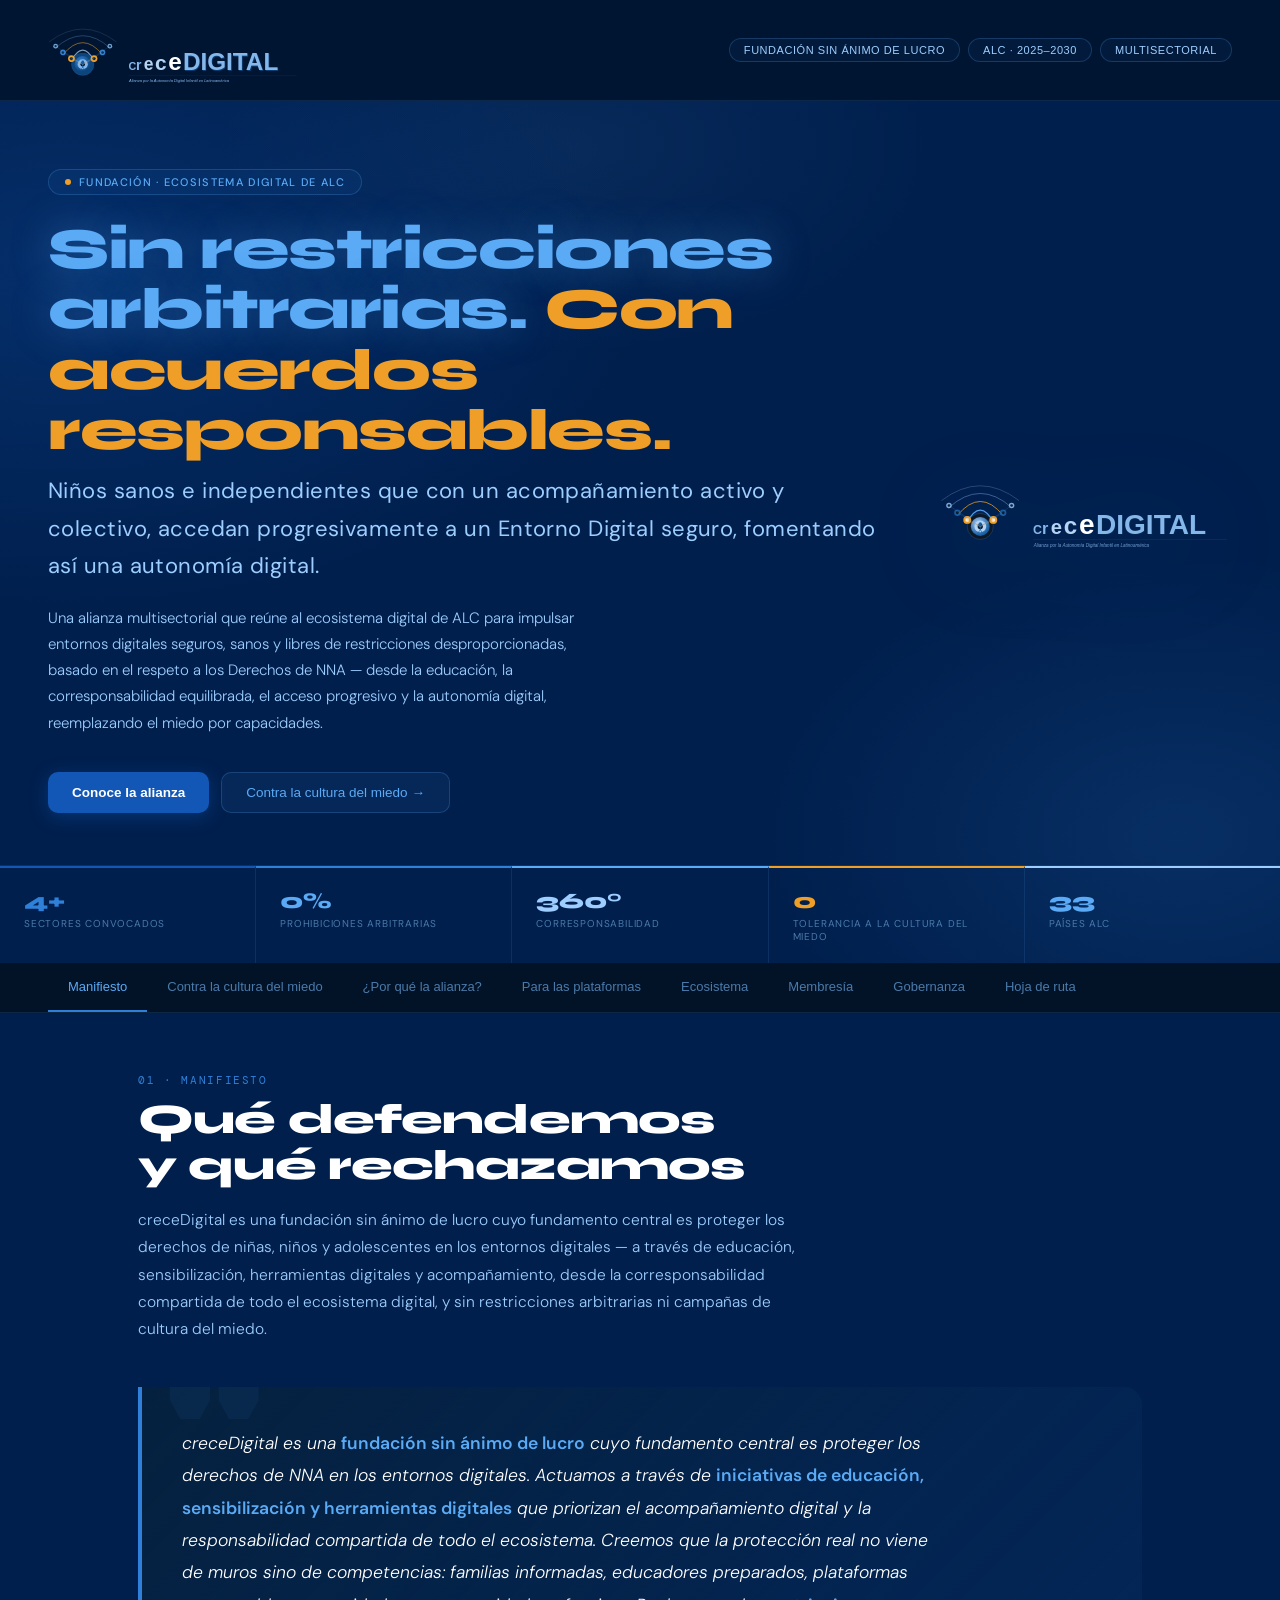
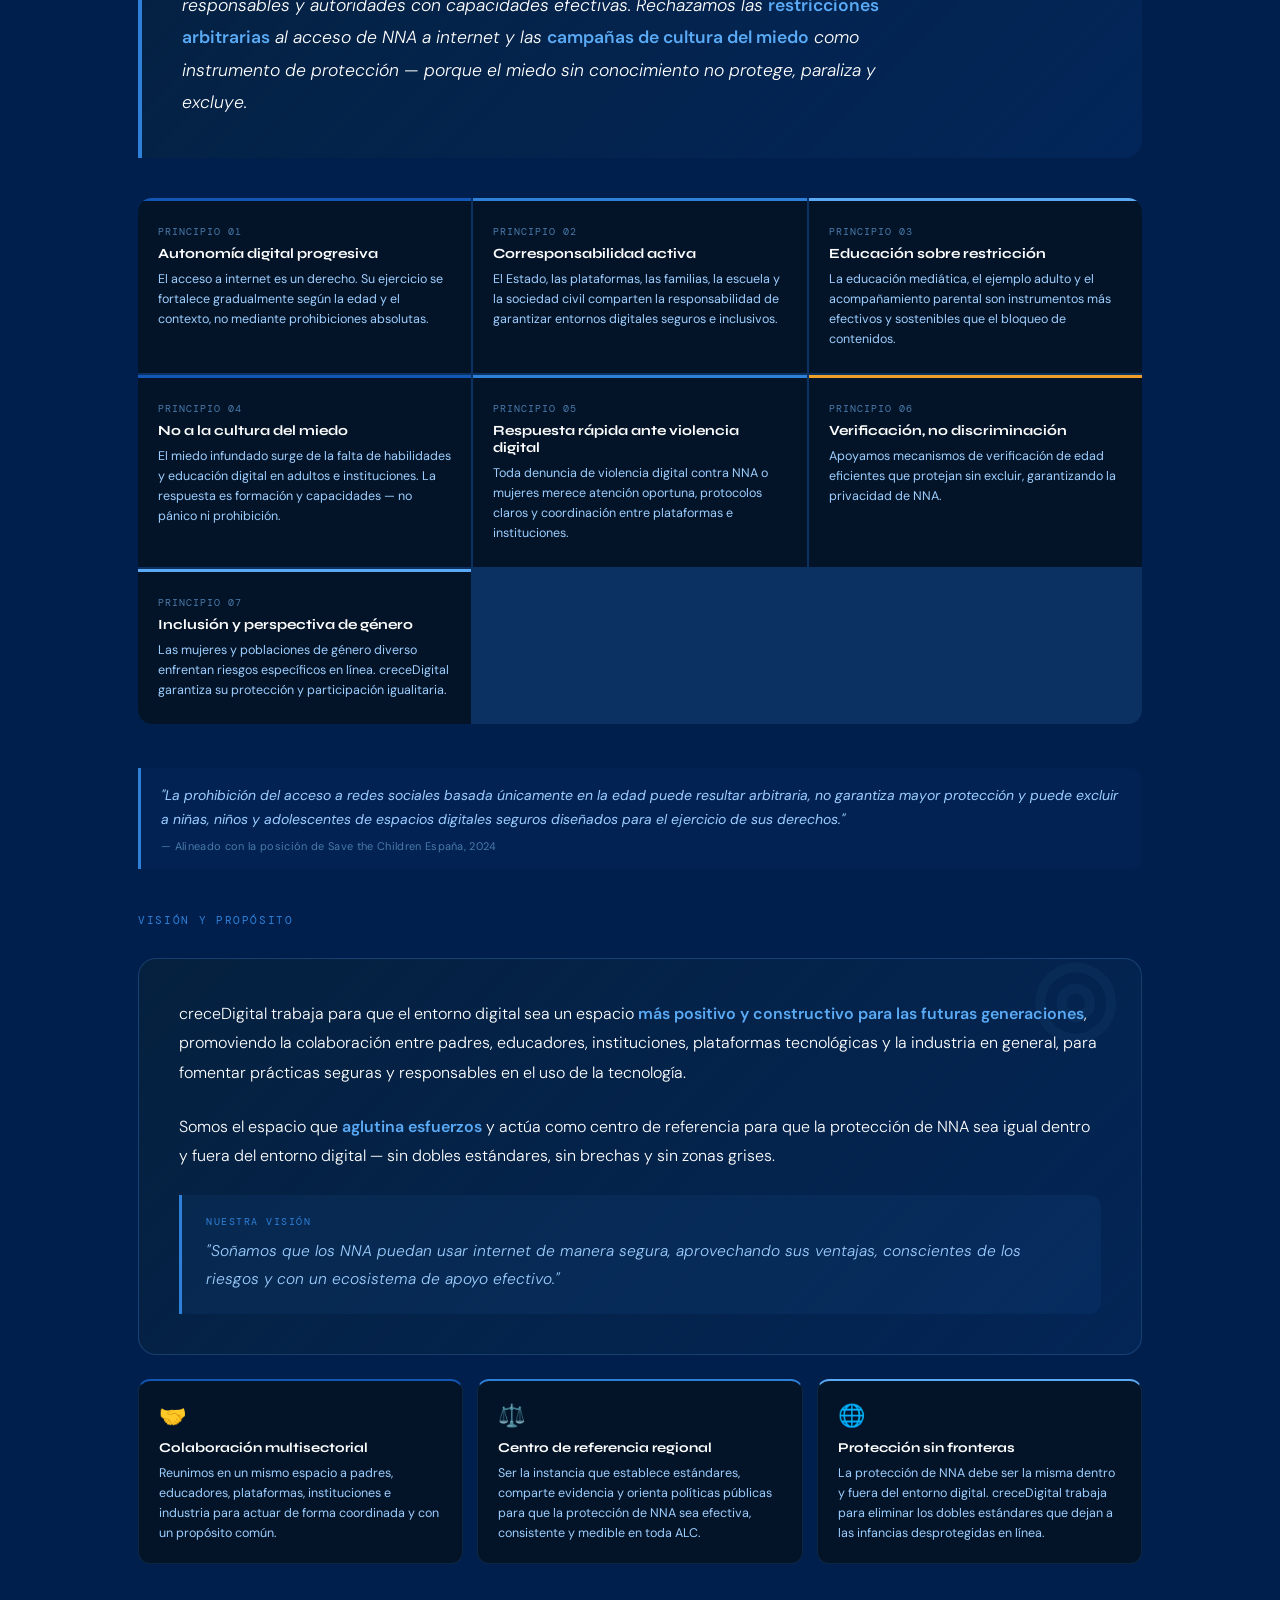
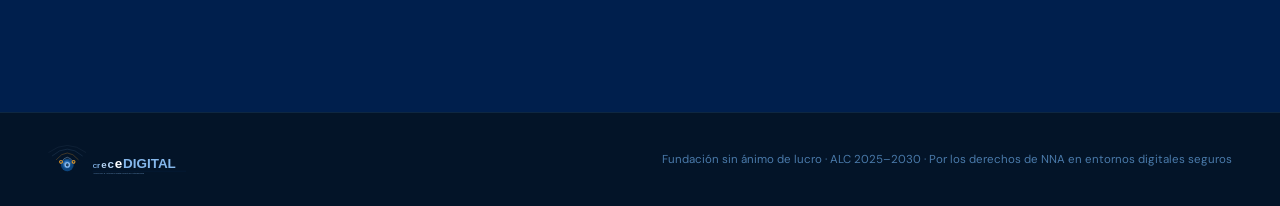
<file: index.html>
<!DOCTYPE html>
<html lang="es">
<head>
  <meta charset="UTF-8">
  <meta name="viewport" content="width=device-width, initial-scale=1.0">
  <meta name="description" content="creceDigital — Fundación sin ánimo de lucro por los derechos de NNA en entornos digitales seguros. Alianza multisectorial de ALC contra restricciones arbitrarias y la cultura del miedo digital.">
  <meta name="keywords" content="creceDigital, NNA, entornos digitales, autonomía digital, derechos infancia, protección digital, ALC, Latinoamérica">
  <meta property="og:title" content="creceDigital — Alianza por la Autonomía Digital Infantil">
  <meta property="og:description" content="Fundación sin ánimo de lucro que protege los derechos de NNA en entornos digitales a través de educación, acompañamiento y corresponsabilidad.">
  <meta property="og:type" content="website">
  <title>creceDigital — Alianza por la Autonomía Digital Infantil en ALC</title>
  <link rel="preconnect" href="https://fonts.googleapis.com">
  <link rel="preconnect" href="https://fonts.gstatic.com" crossorigin>
  <link href="https://fonts.googleapis.com/css2?family=Syne:wght@400;600;700;800&family=DM+Sans:ital,wght@0,300;0,400;0,500;1,300&family=DM+Mono:wght@400;500&display=swap" rel="stylesheet">
  <link rel="stylesheet" href="css/styles.css">
</head>

<body>

<!-- ── TOPBAR ──────────────────────────────── -->
<header class="topbar">
  <div class="logo-svg-wrap" onclick="window.scrollTo({top:0,behavior:'smooth'})">
    <!-- Logo creceDigital — versión negativa adaptada para topbar oscuro -->
    <!-- viewBox recortado al contenido: símbolo + wordmark + tagline -->
    <svg xmlns="http://www.w3.org/2000/svg" viewBox="25 130 890 255" style="height:72px;width:auto;">
      <defs>
        <radialGradient id="lg-nucleo" cx="40%" cy="35%" r="60%">
          <stop offset="0%" stop-color="#378ADD"/>
          <stop offset="100%" stop-color="#0C447C"/>
        </radialGradient>
      </defs>

      <!-- ── Ondas -->
      <path d="M30,228 Q148,138 266,228" fill="none" stroke="#B5D4F4" stroke-width="1.5" stroke-linecap="round" opacity="0.3"/>
      <path d="M52,250 Q148,163 244,250" fill="none" stroke="#85B7EB" stroke-width="2.2" stroke-linecap="round" opacity="0.45"/>
      <path d="M78,274 Q148,188 218,274" fill="none" stroke="#EF9F27" stroke-width="3"   stroke-linecap="round" opacity="0.65"/>
      <path d="M106,298 Q148,218 190,298" fill="none" stroke="#B5D4F4" stroke-width="4"  stroke-linecap="round" opacity="0.7"/>

      <!-- ── Núcleo -->
      <circle cx="148" cy="308" r="40" fill="#0C447C" stroke="#378ADD" stroke-width="1" stroke-opacity="0.5"/>
      <circle cx="148" cy="308" r="29" fill="url(#lg-nucleo)"/>
      <circle cx="148" cy="308" r="18" fill="#85B7EB"/>
      <circle cx="148" cy="308" r="8"  fill="#031428"/>
      <circle cx="148" cy="300" r="5"  fill="#185FA5"/>
      <line x1="148" y1="305" x2="148" y2="318" stroke="#185FA5" stroke-width="2.5" stroke-linecap="round"/>
      <line x1="148" y1="310" x2="140" y2="304" stroke="#185FA5" stroke-width="2"   stroke-linecap="round"/>
      <line x1="148" y1="310" x2="156" y2="304" stroke="#185FA5" stroke-width="2"   stroke-linecap="round"/>
      <line x1="148" y1="318" x2="141" y2="328" stroke="#185FA5" stroke-width="2"   stroke-linecap="round"/>
      <line x1="148" y1="318" x2="155" y2="328" stroke="#185FA5" stroke-width="2"   stroke-linecap="round"/>

      <!-- ── Satélites -->
      <circle cx="108" cy="288" r="12" fill="#EF9F27"/><circle cx="108" cy="288" r="6" fill="#042C53"/>
      <circle cx="188" cy="288" r="12" fill="#EF9F27"/><circle cx="188" cy="288" r="6" fill="#042C53"/>
      <circle cx="78"  cy="266" r="10" fill="#378ADD" opacity="0.9"/><circle cx="78"  cy="266" r="4.5" fill="#042C53"/>
      <circle cx="218" cy="266" r="10" fill="#378ADD" opacity="0.9"/><circle cx="218" cy="266" r="4.5" fill="#042C53"/>
      <circle cx="52"  cy="244" r="8.5" fill="#85B7EB" opacity="0.85"/><circle cx="52" cy="244" r="4" fill="#042C53"/>
      <circle cx="244" cy="244" r="8.5" fill="#85B7EB" opacity="0.85"/><circle cx="244" cy="244" r="4" fill="#042C53"/>
      <line x1="148" y1="308" x2="108" y2="288" stroke="#EF9F27" stroke-width="1.6" opacity="0.65"/>
      <line x1="148" y1="308" x2="188" y2="288" stroke="#EF9F27" stroke-width="1.6" opacity="0.65"/>
      <line x1="148" y1="308" x2="78"  y2="266" stroke="#85B7EB" stroke-width="1.3" opacity="0.45"/>
      <line x1="148" y1="308" x2="218" y2="266" stroke="#85B7EB" stroke-width="1.3" opacity="0.45"/>
      <line x1="148" y1="308" x2="52"  y2="244" stroke="#B5D4F4" stroke-width="1"   opacity="0.35"/>
      <line x1="148" y1="308" x2="244" y2="244" stroke="#B5D4F4" stroke-width="1"   opacity="0.35"/>

      <!-- ── Crece escalonado -->
      <text x="310" y="330" font-family="'Helvetica Neue',Arial,sans-serif" font-weight="800" font-size="38" fill="#85B7EB">C</text>
      <text x="337" y="330" font-family="'Helvetica Neue',Arial,sans-serif" font-weight="800" font-size="50" fill="#85B7EB">r</text>
      <text x="364" y="330" font-family="'Helvetica Neue',Arial,sans-serif" font-weight="800" font-size="62" fill="#B5D4F4">e</text>
      <text x="404" y="330" font-family="'Helvetica Neue',Arial,sans-serif" font-weight="800" font-size="74" fill="#B5D4F4">c</text>
      <text x="451" y="330" font-family="'Helvetica Neue',Arial,sans-serif" font-weight="800" font-size="86" fill="white">e</text>

      <!-- ── DIGITAL negativo -->
      <text x="506" y="333" font-family="'Helvetica Neue',Arial,sans-serif" font-weight="900" font-size="86" fill="#0C447C" opacity="0.6">DIGITAL</text>
      <text x="505" y="332" font-family="'Helvetica Neue',Arial,sans-serif" font-weight="900" font-size="86" fill="#0C447C" opacity="0.65">DIGITAL</text>
      <text x="503" y="330" font-family="'Helvetica Neue',Arial,sans-serif" font-weight="900" font-size="86" fill="#85B7EB">DIGITAL</text>

      <!-- ── Separador y tagline -->
      <line x1="310" y1="348" x2="905" y2="348" stroke="#0C447C" stroke-width="0.8"/>
      <text x="312" y="370" font-family="'Helvetica Neue',Arial,sans-serif" font-size="14" fill="#85B7EB" font-style="italic">Alianza por la Autonomía Digital Infantil en Latinoamérica</text>
    </svg>
  </div>
  <div class="topbar-pills">
    <button class="pill">Fundación sin ánimo de lucro</button>
    <button class="pill">ALC · 2025–2030</button>
    <button class="pill">Multisectorial</button>
  </div>
</header>

<!-- ── HERO ──────────────────────────────────── -->
<section class="hero">
  <div class="hero-body">
    <div class="hero-text">
      <div class="eyebrow">
        <span class="eyebrow-dot"></span>
        Fundación · Ecosistema digital de ALC
      </div>
      <h1 class="hero-title">
        <span class="ht-glow">Sin restricciones</span><br>
        <span class="ht-glow">arbitrarias.</span>
        <span class="ht-gold"> Con acuerdos responsables.</span>
        <span class="ht-small">
          Niños sanos e independientes que con un acompañamiento activo y colectivo, accedan progresivamente a un Entorno Digital seguro, fomentando así una autonomía digital.
        </span>
      </h1>
      <p class="hero-sub">
        Una alianza multisectorial que reúne al ecosistema digital de ALC para impulsar entornos digitales seguros, sanos y libres de restricciones desproporcionadas, basado en el respeto a los Derechos de NNA — desde la educación, la corresponsabilidad equilibrada, el acceso progresivo y la autonomía digital, reemplazando el miedo por capacidades.
      </p>
      <div class="hero-cta-row">
        <button class="btn-primary" onclick="switchTab('manifiesto')">Conoce la alianza</button>
        <button class="btn-ghost"   onclick="switchTab('miedo')">Contra la cultura del miedo →</button>
      </div>
    </div>

    <div class="hero-logo-display">
      <!-- Logo creceDigital principal — versión sobre fondo oscuro -->
      <svg xmlns="http://www.w3.org/2000/svg" width="920" height="400" viewBox="0 0 920 400" style="max-width:300px;height:auto;">
        <defs>
          <radialGradient id="nucleo" cx="40%" cy="35%" r="60%">
            <stop offset="0%" stop-color="#B5D4F4"/>
            <stop offset="100%" stop-color="#185FA5"/>
          </radialGradient>
          <linearGradient id="cg" x1="0" y1="0" x2="1" y2="0">
            <stop offset="0%"   stop-color="#0C447C"/>
            <stop offset="100%" stop-color="#185FA5"/>
          </linearGradient>
        </defs>
        <rect width="920" height="400" fill="none"/>
        <!-- Ondas -->
        <path d="M30,228 Q148,138 266,228" fill="none" stroke="#B5D4F4" stroke-width="1.5" stroke-linecap="round" opacity="0.45"/>
        <path d="M52,250 Q148,163 244,250" fill="none" stroke="#85B7EB" stroke-width="2.2" stroke-linecap="round" opacity="0.6"/>
        <path d="M78,274 Q148,188 218,274" fill="none" stroke="#EF9F27" stroke-width="3"   stroke-linecap="round" opacity="0.78"/>
        <path d="M106,298 Q148,218 190,298" fill="none" stroke="#5AAAF5" stroke-width="4"  stroke-linecap="round" opacity="0.9"/>
        <!-- Núcleo -->
        <circle cx="148" cy="308" r="40" fill="#0b1827" stroke="#5AAAF5" stroke-width="1.2" stroke-opacity="0.5"/>
        <circle cx="148" cy="308" r="29" fill="url(#nucleo)"/>
        <circle cx="148" cy="308" r="18" fill="#B5D4F4"/>
        <circle cx="148" cy="308" r="8"  fill="#0b1827"/>
        <circle cx="148" cy="300" r="5"  fill="#185FA5"/>
        <line x1="148" y1="305" x2="148" y2="318" stroke="#185FA5" stroke-width="2.5" stroke-linecap="round"/>
        <line x1="148" y1="310" x2="140" y2="304" stroke="#185FA5" stroke-width="2"   stroke-linecap="round"/>
        <line x1="148" y1="310" x2="156" y2="304" stroke="#185FA5" stroke-width="2"   stroke-linecap="round"/>
        <line x1="148" y1="318" x2="141" y2="328" stroke="#185FA5" stroke-width="2"   stroke-linecap="round"/>
        <line x1="148" y1="318" x2="155" y2="328" stroke="#185FA5" stroke-width="2"   stroke-linecap="round"/>
        <!-- Satélites -->
        <circle cx="108" cy="288" r="12" fill="#EF9F27"/><circle cx="108" cy="288" r="6"  fill="#FAEEDA"/>
        <circle cx="188" cy="288" r="12" fill="#EF9F27"/><circle cx="188" cy="288" r="6"  fill="#FAEEDA"/>
        <circle cx="78"  cy="266" r="10" fill="#185FA5" opacity="0.9"/><circle cx="78"  cy="266" r="4.5" fill="#0b1827"/>
        <circle cx="218" cy="266" r="10" fill="#185FA5" opacity="0.9"/><circle cx="218" cy="266" r="4.5" fill="#0b1827"/>
        <circle cx="52"  cy="244" r="8.5" fill="#85B7EB" opacity="0.9"/><circle cx="52"  cy="244" r="4"  fill="#0b1827"/>
        <circle cx="244" cy="244" r="8.5" fill="#85B7EB" opacity="0.9"/><circle cx="244" cy="244" r="4"  fill="#0b1827"/>
        <line x1="148" y1="308" x2="108" y2="288" stroke="#EF9F27" stroke-width="1.6" opacity="0.7"/>
        <line x1="148" y1="308" x2="188" y2="288" stroke="#EF9F27" stroke-width="1.6" opacity="0.7"/>
        <line x1="148" y1="308" x2="78"  y2="266" stroke="#378ADD" stroke-width="1.3" opacity="0.55"/>
        <line x1="148" y1="308" x2="218" y2="266" stroke="#378ADD" stroke-width="1.3" opacity="0.55"/>
        <line x1="148" y1="308" x2="52"  y2="244" stroke="#85B7EB" stroke-width="1"   opacity="0.45"/>
        <line x1="148" y1="308" x2="244" y2="244" stroke="#85B7EB" stroke-width="1"   opacity="0.45"/>
        <!-- Crece escalonado — letras de tamaño creciente, misma baseline -->
        <text x="310" y="330" font-family="'Helvetica Neue',Arial,sans-serif" font-weight="800" font-size="38" fill="#85B7EB">C</text>
        <text x="337" y="330" font-family="'Helvetica Neue',Arial,sans-serif" font-weight="800" font-size="50" fill="#85B7EB">r</text>
        <text x="364" y="330" font-family="'Helvetica Neue',Arial,sans-serif" font-weight="800" font-size="62" fill="#B5D4F4">e</text>
        <text x="404" y="330" font-family="'Helvetica Neue',Arial,sans-serif" font-weight="800" font-size="74" fill="#B5D4F4">c</text>
        <text x="451" y="330" font-family="'Helvetica Neue',Arial,sans-serif" font-weight="800" font-size="86" fill="white">e</text>
        <!-- DIGITAL con sombra -->
        <text x="506" y="333" font-family="'Helvetica Neue',Arial,sans-serif" font-weight="900" font-size="86" fill="#042C53" opacity="0.5">DIGITAL</text>
        <text x="505" y="332" font-family="'Helvetica Neue',Arial,sans-serif" font-weight="900" font-size="86" fill="#042C53" opacity="0.55">DIGITAL</text>
        <text x="503" y="330" font-family="'Helvetica Neue',Arial,sans-serif" font-weight="900" font-size="86" fill="#85B7EB">DIGITAL</text>
        <!-- Tagline -->
        <line x1="310" y1="348" x2="905" y2="348" stroke="#378ADD" stroke-width="0.8" opacity="0.5"/>
        <text x="312" y="370" font-family="'Helvetica Neue',Arial,sans-serif" font-size="14" fill="#85B7EB" font-style="italic" opacity="0.85">Alianza por la Autonomía Digital Infantil en Latinoamérica</text>
      </svg>
    </div>
  </div>

  <div class="hero-stats">
    <div class="hero-stat hs-1"><div class="hero-stat-num">4+</div><div class="hero-stat-label">Sectores convocados</div></div>
    <div class="hero-stat hs-2"><div class="hero-stat-num">0%</div><div class="hero-stat-label">Prohibiciones arbitrarias</div></div>
    <div class="hero-stat hs-3"><div class="hero-stat-num">360°</div><div class="hero-stat-label">Corresponsabilidad</div></div>
    <div class="hero-stat hs-4"><div class="hero-stat-num">0</div><div class="hero-stat-label">Tolerancia a la cultura del miedo</div></div>
    <div class="hero-stat hs-5"><div class="hero-stat-num">33</div><div class="hero-stat-label">Países ALC</div></div>
  </div>
</section>

<!-- ── NAV ───────────────────────────────────── -->
<nav class="nav-strip" id="mainNav">
  <button class="nav-tab active" onclick="switchTab('manifiesto')">Manifiesto</button>
  <button class="nav-tab"        onclick="switchTab('miedo')">Contra la cultura del miedo</button>
  <button class="nav-tab"        onclick="switchTab('porque')">¿Por qué la alianza?</button>
  <button class="nav-tab"        onclick="switchTab('plataformas')">Para las plataformas</button>
  <button class="nav-tab"        onclick="switchTab('ecosistema')">Ecosistema</button>
  <button class="nav-tab"        onclick="switchTab('membresia')">Membresía</button>
  <button class="nav-tab"        onclick="switchTab('gobernanza')">Gobernanza</button>
  <button class="nav-tab"        onclick="switchTab('hoja')">Hoja de ruta</button>
</nav>

<!-- ══ 1. MANIFIESTO ══ -->
<div class="section active" id="tab-manifiesto">
  <div class="section-eyebrow">01 · Manifiesto</div>
  <h2 class="section-title">Qué defendemos<br>y qué rechazamos</h2>
  <p class="section-lead">creceDigital es una fundación sin ánimo de lucro cuyo fundamento central es proteger los derechos de niñas, niños y adolescentes en los entornos digitales — a través de educación, sensibilización, herramientas digitales y acompañamiento, desde la corresponsabilidad compartida de todo el ecosistema digital, y sin restricciones arbitrarias ni campañas de cultura del miedo.</p>

  <div class="manifesto-block">
    <p class="manifesto-text">creceDigital es una <strong>fundación sin ánimo de lucro</strong> cuyo fundamento central es proteger los derechos de NNA en los entornos digitales. Actuamos a través de <strong>iniciativas de educación, sensibilización y herramientas digitales</strong> que priorizan el acompañamiento digital y la responsabilidad compartida de todo el ecosistema. Creemos que la protección real no viene de muros sino de competencias: familias informadas, educadores preparados, plataformas responsables y autoridades con capacidades efectivas. Rechazamos las <strong>restricciones arbitrarias</strong> al acceso de NNA a internet y las <strong>campañas de cultura del miedo</strong> como instrumento de protección — porque el miedo sin conocimiento no protege, paraliza y excluye.</p>
  </div>

  <div class="pillars-row">
    <div class="pillar-cell"><div class="pillar-num">PRINCIPIO 01</div><div class="pillar-title">Autonomía digital progresiva</div><div class="pillar-body">El acceso a internet es un derecho. Su ejercicio se fortalece gradualmente según la edad y el contexto, no mediante prohibiciones absolutas.</div></div>
    <div class="pillar-cell"><div class="pillar-num">PRINCIPIO 02</div><div class="pillar-title">Corresponsabilidad activa</div><div class="pillar-body">El Estado, las plataformas, las familias, la escuela y la sociedad civil comparten la responsabilidad de garantizar entornos digitales seguros e inclusivos.</div></div>
    <div class="pillar-cell"><div class="pillar-num">PRINCIPIO 03</div><div class="pillar-title">Educación sobre restricción</div><div class="pillar-body">La educación mediática, el ejemplo adulto y el acompañamiento parental son instrumentos más efectivos y sostenibles que el bloqueo de contenidos.</div></div>
    <div class="pillar-cell"><div class="pillar-num">PRINCIPIO 04</div><div class="pillar-title">No a la cultura del miedo</div><div class="pillar-body">El miedo infundado surge de la falta de habilidades y educación digital en adultos e instituciones. La respuesta es formación y capacidades — no pánico ni prohibición.</div></div>
    <div class="pillar-cell"><div class="pillar-num">PRINCIPIO 05</div><div class="pillar-title">Respuesta rápida ante violencia digital</div><div class="pillar-body">Toda denuncia de violencia digital contra NNA o mujeres merece atención oportuna, protocolos claros y coordinación entre plataformas e instituciones.</div></div>
    <div class="pillar-cell"><div class="pillar-num">PRINCIPIO 06</div><div class="pillar-title">Verificación, no discriminación</div><div class="pillar-body">Apoyamos mecanismos de verificación de edad eficientes que protejan sin excluir, garantizando la privacidad de NNA.</div></div>
    <div class="pillar-cell"><div class="pillar-num">PRINCIPIO 07</div><div class="pillar-title">Inclusión y perspectiva de género</div><div class="pillar-body">Las mujeres y poblaciones de género diverso enfrentan riesgos específicos en línea. creceDigital garantiza su protección y participación igualitaria.</div></div>
  </div>

  <div class="pull-quote">
    <p>"La prohibición del acceso a redes sociales basada únicamente en la edad puede resultar arbitraria, no garantiza mayor protección y puede excluir a niñas, niños y adolescentes de espacios digitales seguros diseñados para el ejercicio de sus derechos."</p>
    <cite>— Alineado con la posición de Save the Children España, 2024</cite>
  </div>

  <!-- ── VISIÓN Y PROPÓSITO ── -->
  <div class="section-eyebrow" style="margin-top:44px;">Visión y propósito</div>
  <br>

  <div style="
    background: linear-gradient(135deg, var(--ink-mid) 0%, rgba(46,128,216,0.07) 100%);
    border: 1px solid var(--border-mid);
    border-radius: 18px;
    padding: 40px;
    margin-bottom: 24px;
    position: relative;
    overflow: hidden;
  ">
    <!-- Decorativo -->
    <div style="
      position:absolute; top:-10px; right:24px;
      font-size:100px; font-family:'Syne',sans-serif; font-weight:800;
      color:rgba(90,170,245,0.05); line-height:1; pointer-events:none;
    ">◎</div>

    <p style="font-size:16px; font-weight:300; color:var(--white); line-height:1.85; margin-bottom:24px; position:relative;">
      creceDigital trabaja para que el entorno digital sea un espacio <strong style="color:var(--b5); font-weight:600;">más positivo y constructivo para las futuras generaciones</strong>, promoviendo la colaboración entre padres, educadores, instituciones, plataformas tecnológicas y la industria en general, para fomentar prácticas seguras y responsables en el uso de la tecnología.
    </p>

    <p style="font-size:16px; font-weight:300; color:var(--white); line-height:1.85; margin-bottom:24px; position:relative;">
      Somos el espacio que <strong style="color:var(--b5); font-weight:600;">aglutina esfuerzos</strong> y actúa como centro de referencia para que la protección de NNA sea igual dentro y fuera del entorno digital — sin dobles estándares, sin brechas y sin zonas grises.
    </p>

    <!-- Visión en destacado -->
    <div style="
      background: rgba(24,95,165,0.12);
      border-left: 3px solid var(--b4);
      border-radius: 0 12px 12px 0;
      padding: 20px 24px;
      position: relative;
    ">
      <div style="font-family:'DM Mono',monospace; font-size:10px; color:var(--b4); letter-spacing:0.15em; text-transform:uppercase; margin-bottom:10px;">Nuestra visión</div>
      <p style="font-size:15.5px; font-style:italic; color:var(--b6); line-height:1.8; font-weight:300;">
        "Soñamos que los NNA puedan usar internet de manera segura, aprovechando sus ventajas, conscientes de los riesgos y con un ecosistema de apoyo efectivo."
      </p>
    </div>
  </div>

  <!-- Tres pilares de propósito -->
  <div style="display:grid; grid-template-columns:repeat(3,1fr); gap:14px; margin-bottom:8px;">
    <div style="background:var(--ink-soft); border:1px solid var(--border); border-top:2px solid var(--b3); border-radius:12px; padding:20px;">
      <div style="font-size:22px; margin-bottom:10px;">🤝</div>
      <div style="font-family:'Syne',sans-serif; font-weight:700; font-size:13.5px; margin-bottom:7px;">Colaboración multisectorial</div>
      <div style="font-size:12.5px; color:var(--b6); line-height:1.6;">Reunimos en un mismo espacio a padres, educadores, plataformas, instituciones e industria para actuar de forma coordinada y con un propósito común.</div>
    </div>
    <div style="background:var(--ink-soft); border:1px solid var(--border); border-top:2px solid var(--b4); border-radius:12px; padding:20px;">
      <div style="font-size:22px; margin-bottom:10px;">⚖️</div>
      <div style="font-family:'Syne',sans-serif; font-weight:700; font-size:13.5px; margin-bottom:7px;">Centro de referencia regional</div>
      <div style="font-size:12.5px; color:var(--b6); line-height:1.6;">Ser la instancia que establece estándares, comparte evidencia y orienta políticas públicas para que la protección de NNA sea efectiva, consistente y medible en toda ALC.</div>
    </div>
    <div style="background:var(--ink-soft); border:1px solid var(--border); border-top:2px solid var(--b5); border-radius:12px; padding:20px;">
      <div style="font-size:22px; margin-bottom:10px;">🌐</div>
      <div style="font-family:'Syne',sans-serif; font-weight:700; font-size:13.5px; margin-bottom:7px;">Protección sin fronteras</div>
      <div style="font-size:12.5px; color:var(--b6); line-height:1.6;">La protección de NNA debe ser la misma dentro y fuera del entorno digital. creceDigital trabaja para eliminar los dobles estándares que dejan a las infancias desprotegidas en línea.</div>
    </div>
  </div>
</div>

<!-- ══ 2. CONTRA LA CULTURA DEL MIEDO ══ -->
<div class="section" id="tab-miedo">
  <div class="section-eyebrow">02 · Posición de la alianza</div>
  <h2 class="section-title">No a la cultura<br>del miedo digital</h2>
  <p class="section-lead">
    La cultura del miedo frente al mundo digital no protege a nadie. Al contrario: paraliza a las familias, limita a los educadores, sobrecarga a las instituciones y termina dejando a NNA sin el acompañamiento que necesitan para navegar internet de forma segura.
  </p>

  <div class="fear-block">
    <div class="fear-block-title">¿De dónde viene la cultura del miedo?</div>
    <p class="fear-block-text">
      El miedo no surge de internet en sí mismo — surge de la <strong>brecha de capacidades</strong> entre lo que el mundo digital exige y lo que padres, educadores, cuidadores e instituciones saben hacer con él. Cuando un adulto no tiene herramientas para acompañar a un niño en línea, el miedo reemplaza al criterio. Cuando una institución no tiene capacidades para prevenir la violencia digital, la prohibición reemplaza a la acción efectiva. <strong>creceDigital propone llenar esa brecha con formación, no con muros.</strong>
    </p>
    <div class="fear-sources">
      <div class="fear-source">
        <div class="fear-source-icon">👨‍👩‍👧</div>
        <div class="fear-source-title">Padres, madres y cuidadores</div>
        <div class="fear-source-body">La falta de habilidades digitales en los adultos del hogar genera reacciones de miedo y control que impiden un acompañamiento informado y efectivo. La respuesta es formación parental accesible y práctica.</div>
      </div>
      <div class="fear-source">
        <div class="fear-source-icon">🏫</div>
        <div class="fear-source-title">Educadores y comunidades escolares</div>
        <div class="fear-source-body">Los docentes enfrentan el uso de tecnología en el aula sin suficiente formación en mediación digital, ciudadanía en línea o gestión de conflictos digitales. Sin herramientas, reaccionan con prohibición.</div>
      </div>
      <div class="fear-source">
        <div class="fear-source-icon">🏛️</div>
        <div class="fear-source-title">Estado e instituciones</div>
        <div class="fear-source-body">La falta de capacidades gubernamentales efectivas para prevenir y responder ante la violencia digital lleva a soluciones de fuerza bruta — bloqueos y prohibiciones — en lugar de políticas basadas en evidencia.</div>
      </div>
    </div>
  </div>

  <hr class="divider">

  <div class="section-eyebrow">Lo que propone creceDigital en lugar del miedo</div>
  <br>
  <div class="card-grid">
    <div class="card">
      <div class="card-icon ic-b3">🎓</div>
      <div class="card-title">Formación parental digital</div>
      <div class="card-body">Programas accesibles y prácticos para que padres, madres y cuidadores desarrollen las habilidades que necesitan para acompañar —no controlar— la vida digital de sus hijos.</div>
    </div>
    <div class="card">
      <div class="card-icon ic-b4">🏫</div>
      <div class="card-title">Docentes mediadores digitales</div>
      <div class="card-body">Formación docente continua en ciudadanía digital, mediación en conflictos en línea y alfabetización mediática, integrada en los sistemas de desarrollo profesional docente de la región.</div>
    </div>
    <div class="card">
      <div class="card-icon ic-b5">🛡️</div>
      <div class="card-title">Capacidades institucionales efectivas</div>
      <div class="card-body">Apoyo a los gobiernos para desarrollar capacidades reales de prevención y respuesta ante violencia digital: protocolos, rutas de atención, coordinación intersectorial y datos para la toma de decisiones.</div>
    </div>
    <div class="card">
      <div class="card-icon ic-gold">📊</div>
      <div class="card-title">Información basada en evidencia</div>
      <div class="card-body">Combatir el miedo con datos: la alianza promueve investigación rigurosa sobre el uso real de internet por parte de NNA en ALC para reemplazar percepciones de pánico con diagnósticos fundados.</div>
    </div>
    <div class="card">
      <div class="card-icon ic-b3">🤝</div>
      <div class="card-title">Comunidades de práctica</div>
      <div class="card-body">Redes de padres, docentes y cuidadores que comparten experiencias, estrategias y recursos para acompañar el uso digital de NNA desde el conocimiento y la confianza, no desde el miedo.</div>
    </div>
    <div class="card">
      <div class="card-icon ic-b4">🧒</div>
      <div class="card-title">NNA como agentes, no solo sujetos</div>
      <div class="card-body">Los niños, niñas y adolescentes tienen mucho que enseñar. La alianza promueve espacios donde NNA participan activamente en la educación de sus propias familias y comunidades sobre el mundo digital.</div>
    </div>
  </div>

  <div class="pull-quote pull-quote-gold">
    <p>"El miedo sin conocimiento no protege — paraliza. Cuando un adulto no tiene herramientas para acompañar a un niño en línea, la prohibición se convierte en el único recurso disponible. creceDigital existe para ampliar ese repertorio."</p>
    <cite>— Posición de creceDigital · Alianza por la Autonomía Digital Infantil en ALC</cite>
  </div>
</div>

<!-- ══ 3. ¿POR QUÉ? ══ -->
<div class="section" id="tab-porque">
  <div class="section-eyebrow">03 · Contexto</div>
  <h2 class="section-title">El problema que<br>creceDigital resuelve</h2>
  <p class="section-lead">En América Latina y el Caribe, el debate sobre protección digital de NNA se ha polarizado entre la prohibición total y la permisividad sin criterio. creceDigital existe para ofrecer una tercera vía: educación, acompañamiento, herramientas y corresponsabilidad del ecosistema digital.</p>

  <div class="contrast-box">
    <div class="contrast-no">
      <div class="contrast-label">✕ Lo que no funciona</div>
      <ul class="contrast-list">
        <li>Prohibiciones generales para menores de 16 años sin verificación eficiente</li>
        <li>Responsabilizar solo a las familias, ignorando a plataformas y al Estado</li>
        <li>Reaccionar con miedo y bloqueo ante el desconocimiento digital</li>
        <li>Regulaciones fragmentadas por país que generan inseguridad jurídica</li>
        <li>Respuesta lenta ante denuncias de violencia digital contra NNA y mujeres</li>
        <li>Excluir a adolescentes de espacios donde ejercen ciudadanía y aprenden</li>
      </ul>
    </div>
    <div class="contrast-yes">
      <div class="contrast-label">✓ Lo que sí funciona</div>
      <ul class="contrast-list">
        <li>Educación mediática desde la infancia, integrada al currículo escolar</li>
        <li>Acompañamiento parental informado — no control basado en el miedo</li>
        <li>Verificación de edad técnicamente sólida y respetuosa de la privacidad</li>
        <li>Plataformas con estándares de seguridad por defecto para NNA</li>
        <li>Protocolo de respuesta rápida ante violencia digital, coordinado entre sectores</li>
        <li>Autonomía digital progresiva: más libertad a medida que crecen las competencias</li>
      </ul>
    </div>
  </div>

  <hr class="divider">

  <div class="card-grid">
    <div class="card"><div class="card-icon ic-gold">⚠️</div><div class="card-title">Cultura del miedo</div><div class="card-body">El pánico ante internet sin herramientas de acción lleva a prohibiciones reactivas que no protegen y que desconectan a NNA del acompañamiento adulto que necesitan.</div></div>
    <div class="card"><div class="card-icon ic-b5">📊</div><div class="card-title">Brecha de evidencia</div><div class="card-body">Las iniciativas de protección de NNA rara vez se basan en datos reales sobre sus comportamientos digitales en la región. creceDigital genera y difunde esa evidencia.</div></div>
    <div class="card"><div class="card-icon ic-b3">🤝</div><div class="card-title">Desarticulación sectorial</div><div class="card-body">Plataformas, gobierno, escuelas y familias actúan en silos. creceDigital es el espacio de coordinación que falta para una protección efectiva y sostenida.</div></div>
    <div class="card"><div class="card-icon ic-b4">⚡</div><div class="card-title">Lentitud ante violencias digitales</div><div class="card-body">Los tiempos de respuesta ante violencia digital contra NNA y mujeres son inadmisiblemente largos. Se necesitan protocolos conjuntos, urgentes y efectivos.</div></div>
  </div>
</div>

<!-- ══ 4. PLATAFORMAS ══ -->
<div class="section" id="tab-plataformas">
  <div class="section-eyebrow">04 · Propuesta de valor para la industria</div>
  <h2 class="section-title">¿Por qué a Google, Meta,<br>TikTok o Amazon les importa?</h2>
  <p class="section-lead">Unirse a creceDigital no es solo una decisión de responsabilidad social. Es una decisión estratégica de largo plazo que protege sus operaciones, fortalece su legitimidad y les permite co-construir el marco regulatorio antes de que llegue impuesto.</p>

  <div class="platform-grid">
    <div class="platform-card"><div class="platform-card-header"><div class="platform-icon">⚖️</div><div class="platform-card-title">Influencia en la regulación</div></div><div class="platform-card-body">La presión legislativa por prohibir el acceso de menores a redes crece en toda la región. Las plataformas que participan en creceDigital co-construyen estándares razonables basados en evidencia, antes de recibir regulaciones técnicamente inviables o desproporcionadas.</div></div>
    <div class="platform-card"><div class="platform-card-header"><div class="platform-icon">🌎</div><div class="platform-card-title">Alternativa a la prohibición total</div></div><div class="platform-card-body">La alianza defiende explícitamente que las prohibiciones generales por edad no son la solución. Participar es la forma más eficaz de colocar alternativas reales sobre la mesa: verificación de edad, diseño seguro por defecto, educación digital.</div></div>
    <div class="platform-card"><div class="platform-card-header"><div class="platform-icon">🏆</div><div class="platform-card-title">Reputación y licencia social</div></div><div class="platform-card-body">Las plataformas que lideran iniciativas genuinas de protección infantil ganan confianza entre padres, educadores y reguladores. creceDigital ofrece una plataforma regional creíble para comunicar ese compromiso con hechos concretos.</div></div>
    <div class="platform-card"><div class="platform-card-header"><div class="platform-icon">🔬</div><div class="platform-card-title">Acceso a investigación regional</div></div><div class="platform-card-body">creceDigital genera estudios e informes sobre comportamientos digitales de NNA y mujeres en ALC. Los miembros acceden a esta evidencia para mejorar sus herramientas de protección y tomar decisiones de producto más informadas.</div></div>
    <div class="platform-card"><div class="platform-card-header"><div class="platform-icon">🚀</div><div class="platform-card-title">Certeza jurídica y armonización</div></div><div class="platform-card-body">Operar en 33 países con 33 marcos regulatorios distintos es costoso. creceDigital trabaja por la armonización de estándares regionales de protección digital, reduciendo la fragmentación normativa que afecta las decisiones de inversión.</div></div>
    <div class="platform-card"><div class="platform-card-header"><div class="platform-icon">💬</div><div class="platform-card-title">Gestión coordinada de denuncias</div></div><div class="platform-card-body">Las plataformas son el primer punto de contacto ante violencia digital. creceDigital ofrece un protocolo conjunto con el Estado y sociedad civil para la gestión rápida y eficaz de denuncias, reduciendo tiempos de respuesta y riesgos legales.</div></div>
  </div>
</div>

<!-- ══ 5. ECOSISTEMA ══ -->
<div class="section" id="tab-ecosistema">
  <div class="section-eyebrow">05 · Ecosistema de miembros</div>
  <h2 class="section-title">Quién conforma<br>creceDigital</h2>
  <p class="section-lead">Una coalición voluntaria donde el compromiso con los principios define la pertenencia — no el origen sectorial ni la geografía.</p>

  <div class="ecosystem-sectors">
    <div class="sector-card"><div class="sector-header"><div class="sector-emoji">🌐</div><div class="sector-title">Grandes plataformas tecnológicas</div></div><ul class="sector-orgs"><li>Google / YouTube</li><li>Meta (Facebook, Instagram, WhatsApp)</li><li>TikTok / ByteDance</li><li>Amazon (Prime Video, AWS)</li><li>Spotify, X, Snap, Discord</li><li>Plataformas regionales ALC</li></ul></div>
    <div class="sector-card"><div class="sector-header"><div class="sector-emoji">🏛️</div><div class="sector-title">Entidades gubernamentales</div></div><ul class="sector-orgs"><li>MinTIC Colombia</li><li>ICBF</li><li>Ministerio de Educación Nacional</li><li>Comisión de Regulación de Comunicaciones</li><li>Entidades TIC equivalentes en ALC</li><li>Defensorías del Pueblo</li></ul></div>
    <div class="sector-card"><div class="sector-header"><div class="sector-emoji">🏫</div><div class="sector-title">Academia y educación</div></div><ul class="sector-orgs"><li>Universidad Javeriana</li><li>Universidad de los Andes</li><li>UNAL, EAFIT, UTADEO</li><li>Colegios y redes educativas</li><li>Universidades públicas ALC</li><li>Centros de investigación en infancia digital</li></ul></div>
    <div class="sector-card"><div class="sector-header"><div class="sector-emoji">🤝</div><div class="sector-title">Sociedad civil y ONG</div></div><ul class="sector-orgs"><li>Karisma Foundation</li><li>Red PaPaz</li><li>Save the Children Colombia</li><li>UNICEF, OPS, OEI</li><li>Organizaciones de derechos digitales</li><li>Redes feministas y de género</li></ul></div>
    <div class="sector-card"><div class="sector-header"><div class="sector-emoji">📡</div><div class="sector-title">Operadores y proveedores</div></div><ul class="sector-orgs"><li>Claro, Movistar, Tigo</li><li>ETB, UNE, Wom</li><li>Proveedores de internet regionales</li><li>Empresas de ciberseguridad</li><li>Desarrolladores de apps educativas</li></ul></div>
    <div class="sector-card"><div class="sector-header"><div class="sector-emoji">👧</div><div class="sector-title">NNA y juventud organizada</div></div><ul class="sector-orgs"><li>Consejos de juventud municipales</li><li>Colectivos estudiantiles digitales</li><li>Redes de jóvenes periodistas</li><li>Grupos de NNA activistas digitales</li><li>Consejo Vinculante de Juventud e Infancia</li></ul></div>
  </div>
</div>

<!-- ══ 6. MEMBRESÍA ══ -->
<div class="section" id="tab-membresia">
  <div class="section-eyebrow">06 · Modelo de membresía</div>
  <h2 class="section-title">Cómo funciona<br>la adhesión</h2>
  <p class="section-lead">creceDigital es una fundación sin ánimo de lucro de carácter voluntario, abierta a cualquier organización comprometida con sus principios. Su modelo de membresía garantiza que ningún sector condicione la misión de la fundación: proteger los derechos de NNA en los entornos digitales.</p>

  <div class="tiers-grid">
    <div class="tier-card tier-1"><div class="tier-badge badge-founding">Fundador</div><div class="tier-name">Miembro Fundador</div><div class="tier-desc">Organizaciones que constituyen creceDigital desde su inicio y lideran su dirección estratégica con los mayores derechos de gobernanza.</div><ul class="tier-benefits"><li>Voto en la Asamblea General</li><li>Participación en el Consejo Directivo</li><li>Nombramiento en comités técnicos</li><li>Reconocimiento fundador permanente</li><li>Acceso prioritario a investigación</li></ul></div>
    <div class="tier-card tier-2"><div class="tier-badge badge-full">Pleno</div><div class="tier-name">Miembro Pleno</div><div class="tier-desc">Organizaciones que se adhieren formalmente, suscribiendo la carta de principios y asumiendo compromisos verificables.</div><ul class="tier-benefits"><li>Voto en la Asamblea General</li><li>Participación en comités técnicos</li><li>Acceso completo a recursos y redes</li><li>Sello de membresía activa</li></ul></div>
    <div class="tier-card tier-3"><div class="tier-badge badge-associate">Asociado</div><div class="tier-name">Miembro Asociado</div><div class="tier-desc">Organizaciones que apoyan los principios y contribuyen en áreas específicas sin asumir todos los compromisos superiores.</div><ul class="tier-benefits"><li>Voz pero no voto en asambleas</li><li>Participación en grupos de trabajo</li><li>Acceso a materiales y formaciones</li><li>Visibilidad en la red regional</li></ul></div>
    <div class="tier-card tier-4"><div class="tier-badge badge-observer">Observador</div><div class="tier-name">Observador</div><div class="tier-desc">Entidades que siguen y validan el trabajo de creceDigital sin compromisos formales.</div><ul class="tier-benefits"><li>Acceso a sesiones abiertas</li><li>Recepción de informes y publicaciones</li><li>Mención como observador validador</li></ul></div>
  </div>
</div>

<!-- ══ 7. GOBERNANZA ══ -->
<div class="section" id="tab-gobernanza">
  <div class="section-eyebrow">07 · Gobernanza</div>
  <h2 class="section-title">Estructura de<br>decisión y participación</h2>
  <p class="section-lead">creceDigital se rige por un modelo paritario que garantiza que ningún sector tenga control unilateral sobre la misión de la fundación. Las voces de NNA son vinculantes, no consultivas, y la protección de sus derechos en entornos digitales prevalece sobre cualquier interés sectorial o comercial.</p>

  <div class="gov-flow">
    <div class="gov-row"><div class="gov-label">Máxima autoridad</div><div class="gov-block"><div class="gov-block-title">Asamblea General</div><div class="gov-block-body">Reúne a todos los miembros con derecho a voto. Aprueba la estrategia, el presupuesto y las grandes decisiones de la alianza. Se convoca anualmente y puede sesionar de forma virtual.</div></div></div>
    <div class="gov-row"><div class="gov-label">Dirección ejecutiva</div><div class="gov-block"><div class="gov-block-title">Consejo Directivo Paritario</div><div class="gov-block-body">Representantes de los cuatro sectores (plataformas, sector público, academia/sociedad civil, juventud organizada) en igual proporción. Ningún sector domina las decisiones cotidianas.</div></div></div>
    <div class="gov-row"><div class="gov-label">Voz vinculante NNA</div><div class="gov-block"><div class="gov-block-title">Consejo de Juventud e Infancia ★</div><div class="gov-block-body">Órgano con poder de veto en decisiones que afecten directamente los derechos de NNA. Sus resoluciones son vinculantes para el Consejo Directivo. Incluye representantes de 8–12 países de ALC.</div></div></div>
    <div class="gov-row"><div class="gov-label">Transversal</div><div class="gov-block"><div class="gov-block-title">Comité de Género</div><div class="gov-block-body">Opera de forma transversal a todos los órganos. Asegura que la perspectiva de género y la protección de mujeres y poblaciones diversas esté integrada en todas las iniciativas.</div></div></div>
    <div class="gov-row"><div class="gov-label">Operación</div><div class="gov-block"><div class="gov-block-title">Secretaría Técnica</div><div class="gov-block-body">Coordina la ejecución del plan de trabajo, gestiona las comunicaciones, produce informes de seguimiento y apoya la articulación entre comités temáticos.</div></div></div>
    <div class="gov-row"><div class="gov-label">Control independiente</div><div class="gov-block"><div class="gov-block-title">Panel de Revisión Independiente</div><div class="gov-block-body">Expertos externos que evalúan anualmente el desempeño de los miembros y la alianza. Sus informes son públicos.</div></div></div>
  </div>
</div>

<!-- ══ 8. HOJA DE RUTA ══ -->
<div class="section" id="tab-hoja">
  <div class="section-eyebrow">08 · Hoja de ruta</div>
  <h2 class="section-title">Plan de trabajo<br>2025 – 2030</h2>
  <p class="section-lead">creceDigital se construye en cinco fases que van desde la constitución formal hasta el posicionamiento como referente regional de gobernanza digital inclusiva en ALC.</p>

  <div class="roadmap-timeline">
    <div class="timeline-item ti-1"><div class="timeline-dot"></div><div class="timeline-year">FASE 1 · 2025</div><div class="timeline-title">Fundación y legitimación</div><div class="timeline-body">Constitución jurídica como organización sin ánimo de lucro. Reclutamiento de miembros fundadores de los cuatro sectores. Instalación del Consejo Directivo Paritario y del Consejo de Juventud e Infancia. Publicación de la Carta de Principios y lanzamiento público regional.</div><div class="timeline-tags"><span class="timeline-tag">Constitución legal</span><span class="timeline-tag">Miembros fundadores</span><span class="timeline-tag">Carta de principios</span><span class="timeline-tag">Lanzamiento regional</span></div></div>
    <div class="timeline-item ti-2"><div class="timeline-dot"></div><div class="timeline-year">FASE 2 · 2026</div><div class="timeline-title">Construcción de capacidades y primeros compromisos</div><div class="timeline-body">Activación del protocolo de respuesta rápida ante denuncias de violencia digital en 5 países piloto. Primer informe regional sobre comportamientos digitales de NNA. Lanzamiento del programa de formación parental y docente en alfabetización digital.</div><div class="timeline-tags"><span class="timeline-tag">Protocolo de denuncias</span><span class="timeline-tag">Informe regional</span><span class="timeline-tag">Formación parental</span><span class="timeline-tag">Formación docente</span></div></div>
    <div class="timeline-item ti-3"><div class="timeline-dot"></div><div class="timeline-year">FASE 3 · 2027–2028</div><div class="timeline-title">Escala y posicionamiento normativo</div><div class="timeline-body">Expansión a los 33 países de ALC. Propuestas de estándares regionales ante CELAC, OEA e ILCE. Activación del sello de certificación de plataformas responsables. Segunda ronda de informes de cumplimiento evaluada por el Panel Independiente.</div><div class="timeline-tags"><span class="timeline-tag">Expansión LAC</span><span class="timeline-tag">Estándares regionales</span><span class="timeline-tag">Sello de certificación</span></div></div>
    <div class="timeline-item ti-4"><div class="timeline-dot"></div><div class="timeline-year">FASE 4 · 2029</div><div class="timeline-title">Evaluación y ajuste estratégico</div><div class="timeline-body">Evaluación externa de impacto. Revisión de la Carta de Principios con participación protagónica de NNA. Publicación del primer Índice de Autonomía Digital Progresiva para la región.</div><div class="timeline-tags"><span class="timeline-tag">Evaluación de impacto</span><span class="timeline-tag">Índice regional</span><span class="timeline-tag">Revisión participativa</span></div></div>
    <div class="timeline-item ti-5"><div class="timeline-dot"></div><div class="timeline-year">FASE 5 · 2030</div><div class="timeline-title">creceDigital como referente global</div><div class="timeline-body">Posicionamiento de creceDigital como modelo de gobernanza digital multisectorial reconocido internacionalmente. Vinculación con IGF, UNICEF e ITU. Transferencia del modelo a otras regiones.</div><div class="timeline-tags"><span class="timeline-tag">Referente global</span><span class="timeline-tag">IGF · UNICEF · ITU</span><span class="timeline-tag">Transferencia del modelo</span></div></div>
  </div>
</div>

<!-- ── FOOTER ─────────────────────────────── -->
<footer class="site-footer">
  <div class="footer-logo">
    <svg xmlns="http://www.w3.org/2000/svg" viewBox="25 130 890 255" height="44" style="width:auto;">
      <defs>
        <radialGradient id="fn" cx="40%" cy="35%" r="60%">
          <stop offset="0%" stop-color="#378ADD"/>
          <stop offset="100%" stop-color="#0C447C"/>
        </radialGradient>
      </defs>
      <!-- Ondas -->
      <path d="M30,228 Q148,138 266,228" fill="none" stroke="#B5D4F4" stroke-width="1.5" stroke-linecap="round" opacity="0.25"/>
      <path d="M52,250 Q148,163 244,250" fill="none" stroke="#85B7EB" stroke-width="2.2" stroke-linecap="round" opacity="0.35"/>
      <path d="M78,274 Q148,188 218,274" fill="none" stroke="#EF9F27" stroke-width="3"   stroke-linecap="round" opacity="0.55"/>
      <path d="M106,298 Q148,218 190,298" fill="none" stroke="#B5D4F4" stroke-width="4"  stroke-linecap="round" opacity="0.6"/>
      <!-- Núcleo -->
      <circle cx="148" cy="308" r="40" fill="#0C447C" stroke="#378ADD" stroke-width="1" stroke-opacity="0.4"/>
      <circle cx="148" cy="308" r="29" fill="url(#fn)"/>
      <circle cx="148" cy="308" r="18" fill="#85B7EB"/>
      <circle cx="148" cy="308" r="8"  fill="#031428"/>
      <circle cx="148" cy="300" r="5"  fill="#185FA5"/>
      <line x1="148" y1="305" x2="148" y2="318" stroke="#185FA5" stroke-width="2.5" stroke-linecap="round"/>
      <line x1="148" y1="310" x2="140" y2="304" stroke="#185FA5" stroke-width="2"   stroke-linecap="round"/>
      <line x1="148" y1="310" x2="156" y2="304" stroke="#185FA5" stroke-width="2"   stroke-linecap="round"/>
      <!-- Satélites -->
      <circle cx="108" cy="288" r="12" fill="#EF9F27"/><circle cx="108" cy="288" r="6" fill="#042C53"/>
      <circle cx="188" cy="288" r="12" fill="#EF9F27"/><circle cx="188" cy="288" r="6" fill="#042C53"/>
      <line x1="148" y1="308" x2="108" y2="288" stroke="#EF9F27" stroke-width="1.6" opacity="0.55"/>
      <line x1="148" y1="308" x2="188" y2="288" stroke="#EF9F27" stroke-width="1.6" opacity="0.55"/>
      <!-- Crece escalonado -->
      <text x="310" y="330" font-family="'Helvetica Neue',Arial,sans-serif" font-weight="800" font-size="38" fill="#85B7EB">C</text>
      <text x="337" y="330" font-family="'Helvetica Neue',Arial,sans-serif" font-weight="800" font-size="50" fill="#85B7EB">r</text>
      <text x="364" y="330" font-family="'Helvetica Neue',Arial,sans-serif" font-weight="800" font-size="62" fill="#B5D4F4">e</text>
      <text x="404" y="330" font-family="'Helvetica Neue',Arial,sans-serif" font-weight="800" font-size="74" fill="#B5D4F4">c</text>
      <text x="451" y="330" font-family="'Helvetica Neue',Arial,sans-serif" font-weight="800" font-size="86" fill="white">e</text>
      <!-- DIGITAL -->
      <text x="503" y="330" font-family="'Helvetica Neue',Arial,sans-serif" font-weight="900" font-size="86" fill="#85B7EB">DIGITAL</text>
      <!-- Tagline -->
      <line x1="310" y1="348" x2="905" y2="348" stroke="#0C447C" stroke-width="0.8"/>
      <text x="312" y="368" font-family="'Helvetica Neue',Arial,sans-serif" font-size="13" fill="#85B7EB" font-style="italic" opacity="0.7">Alianza por la Autonomía Digital Infantil en Latinoamérica</text>
    </svg>
  </div>
  <div class="footer-text">Fundación sin ánimo de lucro · ALC 2025–2030 · Por los derechos de NNA en entornos digitales seguros</div>
</footer>

<script src="js/main.js"></script>
</body>
</html>
</file>
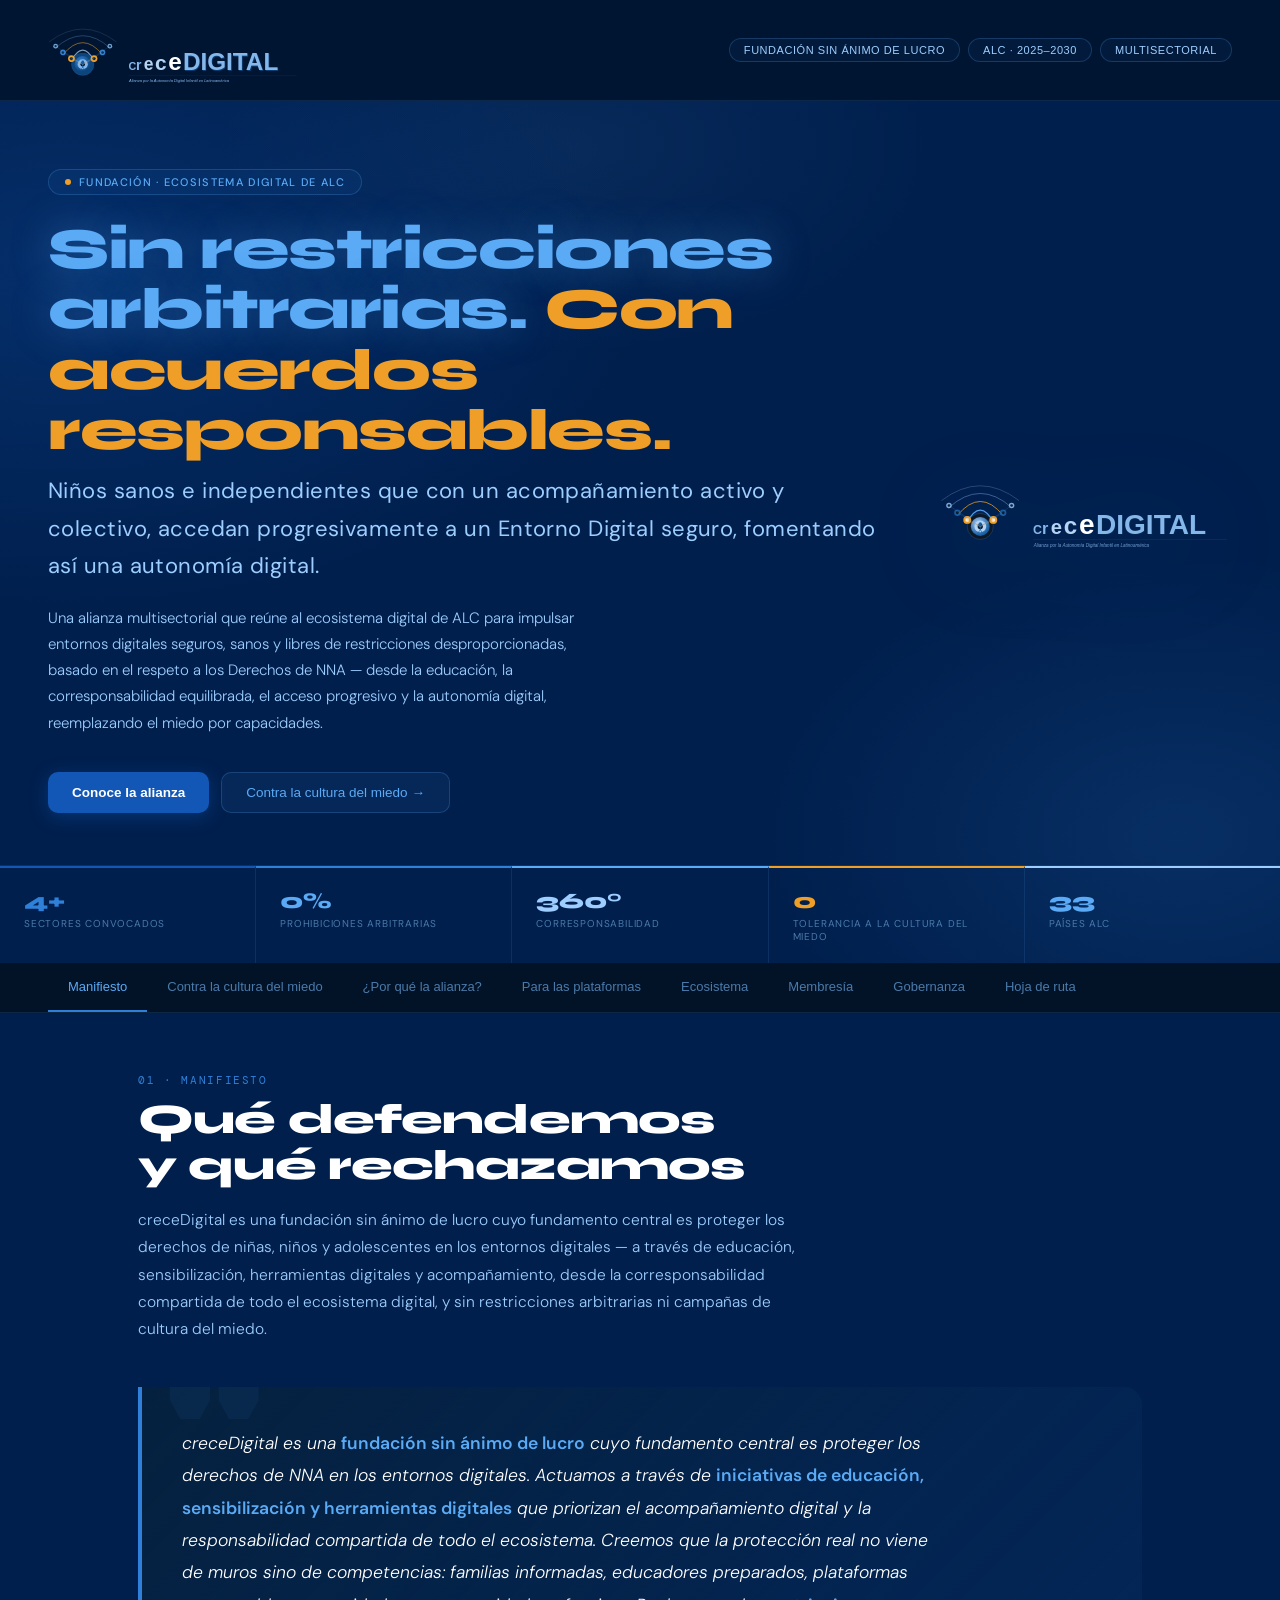
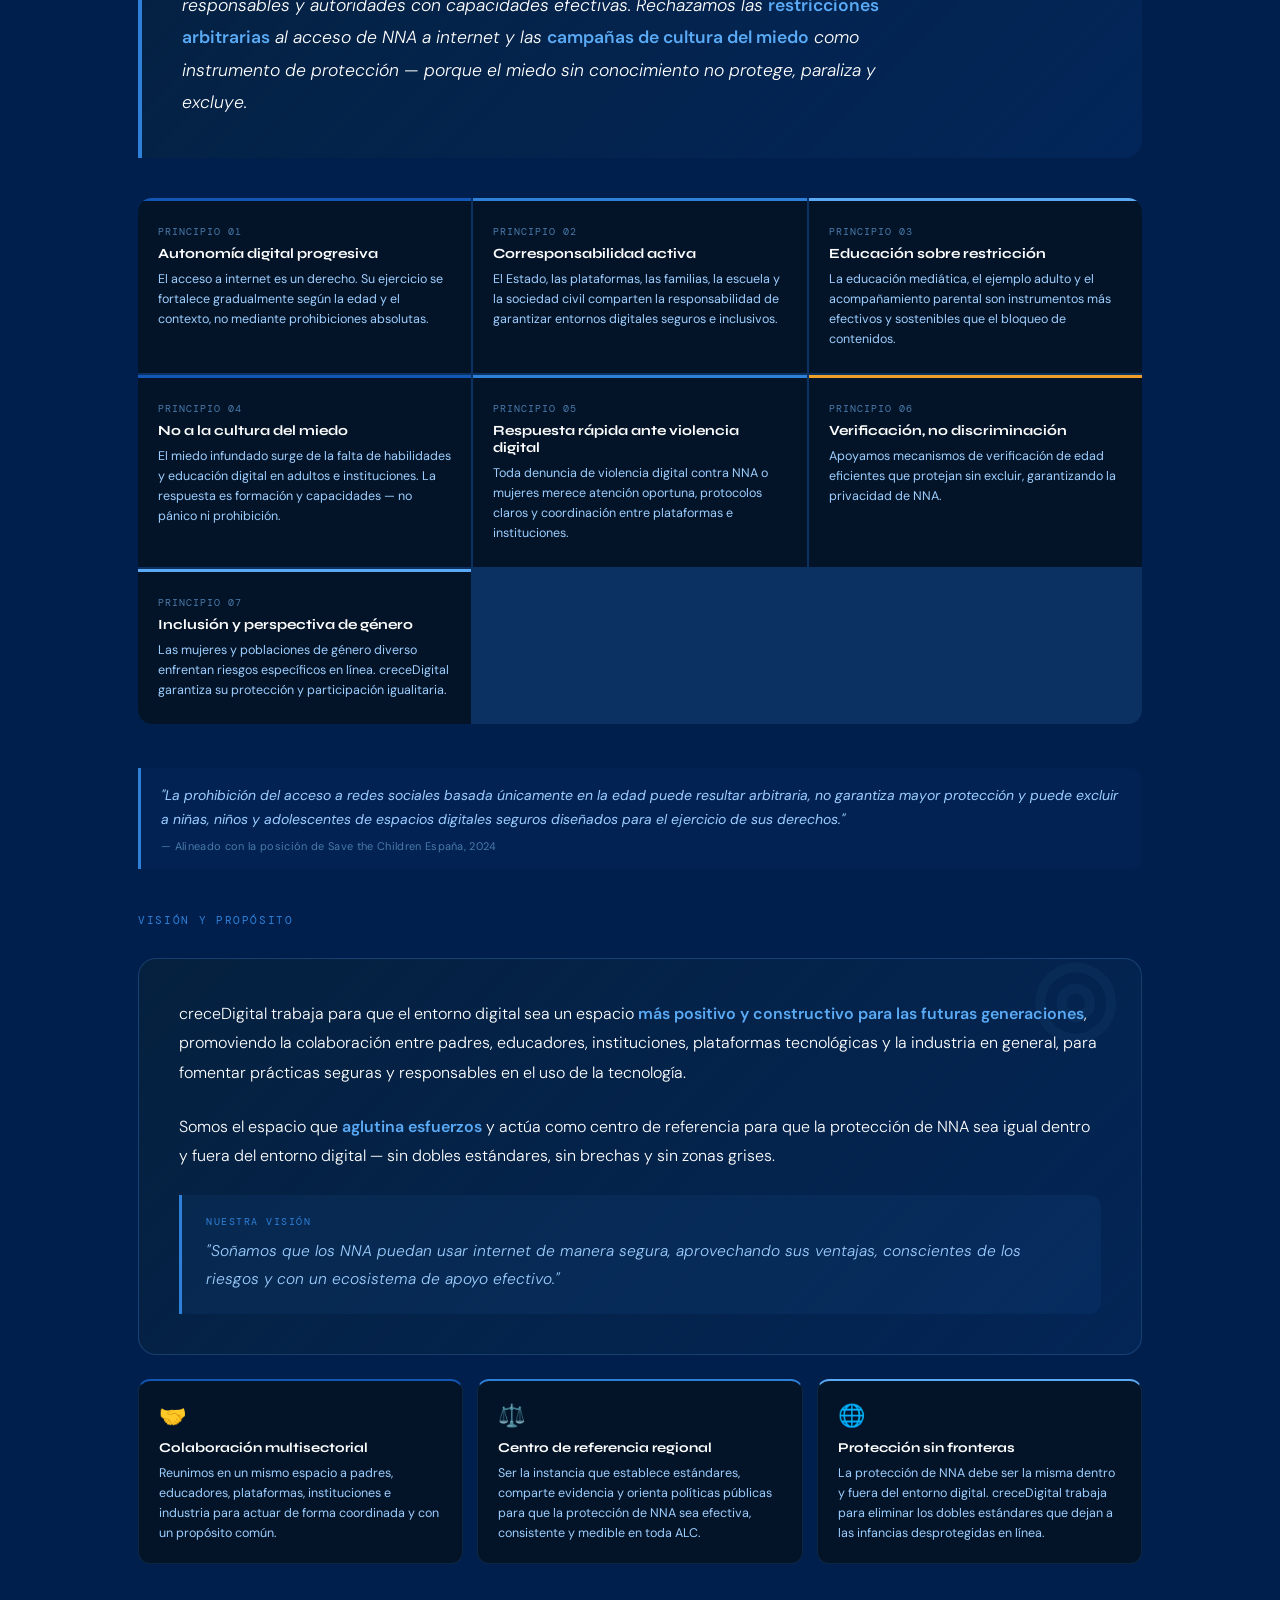
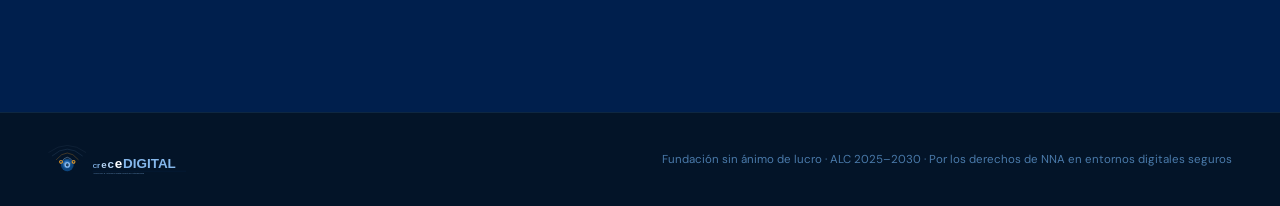
<file: crecedigital_v1.html>
<!DOCTYPE html>
<html lang="es">
<head>
<meta charset="UTF-8">
<meta name="viewport" content="width=device-width, initial-scale=1.0">
<title>creceDigital — Alianza por la Autonomía Digital Infantil en ALC</title>
<link href="https://fonts.googleapis.com/css2?family=Syne:wght@400;600;700;800&family=DM+Sans:ital,wght@0,300;0,400;0,500;1,300&family=DM+Mono:wght@400;500&display=swap" rel="stylesheet">
<style>
  :root {
    /* ── Paleta azul libertad y confianza ── */
    --b1: #001F4D;   /* navy profundo — fondo base */
    --b2: #003580;   /* azul marino oscuro */
    --b3: #1257B5;   /* azul institucional principal */
    --b4: #2E80D8;   /* azul medio vibrante */
    --b5: #5AAAF5;   /* azul cielo */
    --b6: #9DCEFF;   /* azul suave */
    --b7: #D6EEFF;   /* azul muy claro */

    /* Acento cálido — naranja del logo, uso puntual */
    --gold: #EF9F27;
    --gold-bg: #FAEEDA;

    /* UI semánticos */
    --ink:        var(--b1);
    --ink-soft:   #031428;
    --ink-mid:    #05213f;
    --border:     rgba(94,170,245,0.12);
    --border-mid: rgba(94,170,245,0.22);
    --text-light: var(--b6);
    --text-mid:   #4a7aaa;
    --white:      #ffffff;
  }

  * { box-sizing: border-box; margin: 0; padding: 0; }

  body {
    font-family: 'DM Sans', sans-serif;
    background: var(--ink);
    color: var(--white);
    min-height: 100vh;
    overflow-x: hidden;
  }

  /* ─────────────────────────────── TOPBAR */
  .topbar {
    display: flex;
    align-items: center;
    justify-content: space-between;
    padding: 14px 48px;
    border-bottom: 1px solid var(--border);
    background: rgba(0,21,50,0.97);
    backdrop-filter: blur(10px);
    position: sticky;
    top: 0;
    z-index: 200;
  }

  .logo-svg-wrap { cursor: pointer; display: flex; align-items: center; }
  .logo-svg-wrap svg { height: 72px; width: auto; }

  .topbar-pills { display: flex; gap: 8px; }

  .pill {
    padding: 5px 14px;
    border-radius: 100px;
    font-size: 11px; font-weight: 500;
    letter-spacing: 0.05em; text-transform: uppercase;
    cursor: pointer;
    border: 1px solid var(--border-mid);
    color: var(--b6);
    background: rgba(46,128,216,0.06);
    transition: all 0.2s;
  }
  .pill:hover { background: rgba(46,128,216,0.14); color: var(--white); }

  /* ─────────────────────────────── HERO */
  .hero {
    position: relative;
    overflow: hidden;
    display: flex;
    flex-direction: column;
  }

  .hero::before {
    content: '';
    position: absolute; inset: 0;
    background:
      radial-gradient(ellipse 70% 60% at 5% 20%, rgba(18,87,181,0.28) 0%, transparent 65%),
      radial-gradient(ellipse 50% 50% at 92% 85%, rgba(46,128,216,0.16) 0%, transparent 65%),
      radial-gradient(ellipse 40% 35% at 45% 5%,  rgba(90,170,245,0.08) 0%, transparent 70%);
    pointer-events: none;
  }

  .hero-body {
    padding: 68px 48px 52px;
    position: relative; z-index: 2;
    display: grid;
    grid-template-columns: 1fr 300px;
    gap: 56px;
    align-items: center;
  }

  .eyebrow {
    display: inline-flex;
    align-items: center; gap: 8px;
    border: 1px solid var(--border-mid);
    background: rgba(46,128,216,0.08);
    border-radius: 100px;
    padding: 5px 16px;
    font-size: 11px; font-weight: 500;
    letter-spacing: 0.12em; text-transform: uppercase;
    color: var(--b5);
    margin-bottom: 24px;
  }

  .eyebrow-dot {
    width: 6px; height: 6px;
    background: var(--gold);
    border-radius: 50%;
    animation: pulse 2s infinite;
  }

  @keyframes pulse {
    0%,100% { opacity:1; transform:scale(1); }
    50% { opacity:0.4; transform:scale(0.75); }
  }

  .hero-title {
    font-family: 'Syne', sans-serif;
    font-weight: 800;
    font-size: clamp(32px, 5vw, 58px);
    line-height: 1.04;
    letter-spacing: -0.025em;
    margin-bottom: 20px;
  }

  .ht-glow {
    color: var(--b5);
    text-shadow: 0 0 40px rgba(90,170,245,0.35);
  }

  .ht-gold { color: var(--gold); }

  .ht-small {
    display: block;
    font-size: 0.38em;
    font-weight: 400;
    color: var(--b6);
    letter-spacing: 0.02em;
    margin-top: 12px;
    font-family: 'DM Sans', sans-serif;
    line-height: 1.7;
  }

  .hero-sub {
    font-size: 15px;
    font-weight: 300;
    color: var(--b6);
    line-height: 1.75;
    margin-bottom: 36px;
    max-width: 560px;
  }

  .hero-cta-row { display: flex; gap: 12px; flex-wrap: wrap; }

  .btn-primary {
    background: var(--b3);
    color: var(--white);
    padding: 12px 24px;
    border-radius: 10px;
    font-weight: 600; font-size: 13.5px;
    border: none; cursor: pointer;
    transition: all 0.2s;
    box-shadow: 0 4px 18px rgba(18,87,181,0.4);
  }
  .btn-primary:hover {
    background: var(--b4);
    transform: translateY(-1px);
    box-shadow: 0 8px 28px rgba(46,128,216,0.45);
  }

  .btn-ghost {
    background: rgba(90,170,245,0.07);
    color: var(--b5);
    padding: 12px 24px;
    border-radius: 10px;
    font-weight: 500; font-size: 13.5px;
    border: 1px solid var(--border-mid);
    cursor: pointer;
    transition: all 0.2s;
  }
  .btn-ghost:hover { background: rgba(90,170,245,0.14); color: var(--white); }

  .hero-logo-display {
    display: flex; align-items: center; justify-content: center;
  }
  .hero-logo-display svg {
    width: 100%; max-width: 290px; height: auto;
    filter: drop-shadow(0 12px 48px rgba(18,87,181,0.35));
  }

  /* ─────────────────────────────── STATS */
  .hero-stats {
    display: flex;
    border-top: 1px solid var(--border);
    position: relative; z-index: 2;
  }

  .hero-stat {
    flex: 1;
    padding: 20px 24px;
    border-right: 1px solid var(--border);
    display: flex; flex-direction: column; gap: 3px;
  }
  .hero-stat:last-child { border-right: none; }

  .hero-stat-num {
    font-family: 'Syne', sans-serif;
    font-weight: 800; font-size: 22px;
  }

  .hs-1 { border-top: 2px solid var(--b3); }  .hs-1 .hero-stat-num { color: var(--b4); }
  .hs-2 { border-top: 2px solid var(--b4); }  .hs-2 .hero-stat-num { color: var(--b5); }
  .hs-3 { border-top: 2px solid var(--b5); }  .hs-3 .hero-stat-num { color: var(--b6); }
  .hs-4 { border-top: 2px solid var(--gold); } .hs-4 .hero-stat-num { color: var(--gold); }
  .hs-5 { border-top: 2px solid var(--b6); }  .hs-5 .hero-stat-num { color: var(--b5); }

  .hero-stat-label {
    font-size: 10px;
    color: var(--text-mid);
    text-transform: uppercase;
    letter-spacing: 0.08em;
  }

  /* ─────────────────────────────── NAV */
  .nav-strip {
    background: rgba(3,20,40,0.98);
    border-bottom: 1px solid var(--border);
    padding: 0 48px;
    display: flex;
    overflow-x: auto;
    scrollbar-width: none;
    position: sticky;
    top: 84px;
    z-index: 100;
  }
  .nav-strip::-webkit-scrollbar { display: none; }

  .nav-tab {
    padding: 16px 20px;
    font-size: 13px; font-weight: 500;
    color: var(--text-mid);
    cursor: pointer;
    border-bottom: 2px solid transparent;
    white-space: nowrap;
    transition: all 0.2s;
    background: none;
    border-top: none; border-left: none; border-right: none;
  }
  .nav-tab:hover { color: var(--b5); }
  .nav-tab.active { color: var(--b5); border-bottom-color: var(--b4); }

  /* ─────────────────────────────── SECTIONS */
  .section {
    display: none;
    padding: 60px 48px;
    max-width: 1100px;
    margin: 0 auto;
    animation: fadeIn 0.35s ease;
  }
  .section.active { display: block; }

  @keyframes fadeIn {
    from { opacity:0; transform:translateY(10px); }
    to   { opacity:1; transform:translateY(0); }
  }

  .section-eyebrow {
    font-family: 'DM Mono', monospace;
    font-size: 11px;
    color: var(--b4);
    letter-spacing: 0.15em;
    text-transform: uppercase;
    margin-bottom: 10px;
  }

  .section-title {
    font-family: 'Syne', sans-serif;
    font-weight: 800;
    font-size: clamp(26px, 4vw, 42px);
    line-height: 1.1;
    letter-spacing: -0.02em;
    margin-bottom: 18px;
  }

  .section-lead {
    font-size: 15.5px;
    font-weight: 300;
    color: var(--b6);
    line-height: 1.75;
    max-width: 680px;
    margin-bottom: 44px;
  }

  /* ─────────────────────────────── CARDS */
  .card-grid {
    display: grid;
    grid-template-columns: repeat(auto-fill, minmax(260px, 1fr));
    gap: 16px;
  }

  .card {
    background: var(--ink-soft);
    border: 1px solid var(--border);
    border-radius: 14px;
    padding: 24px;
    transition: all 0.25s;
  }
  .card:hover {
    border-color: var(--border-mid);
    transform: translateY(-2px);
    box-shadow: 0 10px 32px rgba(0,0,0,0.35);
  }

  .card-icon {
    width: 40px; height: 40px;
    border-radius: 10px;
    display: flex; align-items: center; justify-content: center;
    font-size: 19px;
    margin-bottom: 12px;
  }

  .card-title {
    font-family: 'Syne', sans-serif;
    font-weight: 700; font-size: 14.5px;
    margin-bottom: 8px;
  }
  .card-body { font-size: 13px; color: var(--b6); line-height: 1.65; }

  .ic-b3 { background: rgba(18,87,181,0.15); }
  .ic-b4 { background: rgba(46,128,216,0.15); }
  .ic-b5 { background: rgba(90,170,245,0.12); }
  .ic-gold { background: rgba(239,159,39,0.12); }

  /* ─────────────────────────────── MANIFESTO */
  .manifesto-block {
    background: linear-gradient(135deg, var(--ink-mid) 0%, rgba(18,87,181,0.12) 100%);
    border-left: 4px solid var(--b4);
    border-radius: 0 18px 18px 0;
    padding: 40px;
    margin-bottom: 40px;
    position: relative;
    overflow: hidden;
  }

  .manifesto-block::before {
    content: '"';
    position: absolute;
    top: -30px; left: 24px;
    font-size: 160px;
    font-family: 'Syne', sans-serif;
    font-weight: 800;
    color: rgba(46,128,216,0.08);
    line-height: 1;
    pointer-events: none;
  }

  .manifesto-text {
    font-size: 17.5px; font-weight: 300;
    line-height: 1.85;
    color: var(--white);
    font-style: italic;
    max-width: 760px;
    position: relative;
  }

  .manifesto-text strong {
    font-weight: 600;
    color: var(--b5);
    font-style: normal;
  }

  /* ─────────────────────────────── FEAR CULTURE BLOCK */
  .fear-block {
    background: linear-gradient(135deg, rgba(1,31,77,0.8) 0%, rgba(18,87,181,0.08) 100%);
    border: 1px solid var(--border-mid);
    border-top: 3px solid var(--gold);
    border-radius: 16px;
    padding: 36px 40px;
    margin-bottom: 40px;
    position: relative;
    overflow: hidden;
  }

  .fear-block::after {
    content: '!';
    position: absolute;
    right: 32px; top: 16px;
    font-family: 'Syne', sans-serif;
    font-weight: 800;
    font-size: 120px;
    color: rgba(239,159,39,0.05);
    line-height: 1;
    pointer-events: none;
  }

  .fear-block-title {
    font-family: 'Syne', sans-serif;
    font-weight: 800;
    font-size: 20px;
    color: var(--gold);
    margin-bottom: 14px;
    letter-spacing: -0.01em;
  }

  .fear-block-text {
    font-size: 15px;
    font-weight: 300;
    color: var(--b6);
    line-height: 1.8;
    max-width: 720px;
    margin-bottom: 24px;
  }

  .fear-block-text strong {
    font-weight: 600;
    color: var(--b5);
  }

  .fear-sources {
    display: grid;
    grid-template-columns: repeat(3, 1fr);
    gap: 12px;
    margin-top: 4px;
  }

  .fear-source {
    background: rgba(0,21,50,0.6);
    border: 1px solid var(--border);
    border-radius: 12px;
    padding: 18px;
    display: flex;
    flex-direction: column;
    gap: 7px;
  }

  .fear-source-icon { font-size: 22px; }

  .fear-source-title {
    font-family: 'Syne', sans-serif;
    font-weight: 700;
    font-size: 13px;
    color: var(--white);
  }

  .fear-source-body {
    font-size: 12px;
    color: var(--b6);
    line-height: 1.6;
  }

  /* ─────────────────────────────── PILLARS */
  .pillars-row {
    display: grid;
    grid-template-columns: repeat(3, 1fr);
    gap: 2px;
    background: var(--border);
    border-radius: 14px;
    overflow: hidden;
    margin-bottom: 44px;
  }

  .pillar-cell {
    background: var(--ink-soft);
    padding: 24px 20px;
    display: flex; flex-direction: column; gap: 7px;
    border-top: 3px solid var(--b3);
    transition: all 0.2s;
  }
  .pillar-cell:hover { background: var(--ink-mid); }
  .pillar-cell:nth-child(2) { border-top-color: var(--b4); }
  .pillar-cell:nth-child(3) { border-top-color: var(--b5); }
  .pillar-cell:nth-child(4) { border-top-color: var(--b3); }
  .pillar-cell:nth-child(5) { border-top-color: var(--b4); }
  .pillar-cell:nth-child(6) { border-top-color: var(--gold); }
  .pillar-cell:nth-child(7) { border-top-color: var(--b5); }

  .pillar-num { font-family:'DM Mono',monospace; font-size:10px; color:var(--text-mid); letter-spacing:0.1em; }
  .pillar-title { font-family:'Syne',sans-serif; font-weight:700; font-size:14px; color:var(--white); }
  .pillar-body { font-size:12.5px; color:var(--b6); line-height:1.6; }

  /* ─────────────────────────────── CONTRAST */
  .contrast-box {
    display: grid;
    grid-template-columns: 1fr 1fr;
    gap: 16px; margin-bottom: 40px;
  }

  .contrast-no {
    background: rgba(18,87,181,0.04);
    border: 1px solid rgba(90,170,245,0.15);
    border-left: 3px solid var(--gold);
    border-radius: 14px; padding: 24px;
  }

  .contrast-yes {
    background: rgba(18,87,181,0.07);
    border: 1px solid var(--border-mid);
    border-left: 3px solid var(--b4);
    border-radius: 14px; padding: 24px;
  }

  .contrast-label {
    font-family:'Syne',sans-serif; font-weight:700; font-size:12.5px;
    margin-bottom:14px; text-transform:uppercase; letter-spacing:0.05em;
  }
  .contrast-no  .contrast-label { color: var(--gold); }
  .contrast-yes .contrast-label { color: var(--b5); }

  .contrast-list { list-style:none; display:flex; flex-direction:column; gap:9px; }
  .contrast-list li { font-size:13px; color:var(--b6); line-height:1.55; padding-left:16px; position:relative; }
  .contrast-no  .contrast-list li::before { content:'×'; position:absolute; left:0; color:var(--gold); font-weight:700; }
  .contrast-yes .contrast-list li::before { content:'✓'; position:absolute; left:0; color:var(--b5); font-weight:700; }

  /* ─────────────────────────────── TIERS */
  .tiers-grid {
    display: grid;
    grid-template-columns: repeat(4,1fr);
    gap: 14px; margin-bottom: 44px;
  }

  .tier-card {
    border-radius: 14px; padding: 24px 18px;
    border: 1px solid var(--border);
    background: var(--ink-soft);
    display: flex; flex-direction: column; gap: 10px;
    transition: all 0.25s;
    border-top: 3px solid transparent;
  }
  .tier-card:hover { transform:translateY(-3px); box-shadow:0 14px 36px rgba(0,0,0,0.4); border-color: var(--border-mid); }

  .tier-1 { border-top-color: var(--gold); }
  .tier-2 { border-top-color: var(--b3); }
  .tier-3 { border-top-color: var(--b4); }
  .tier-4 { border-top-color: var(--b5); }

  .tier-badge {
    display: inline-block; padding: 3px 10px; border-radius: 100px;
    font-size: 10px; font-weight:600; letter-spacing:0.1em;
    text-transform: uppercase; width: fit-content;
  }
  .badge-founding  { background:rgba(239,159,39,0.12);  color:var(--gold);  border:1px solid rgba(239,159,39,0.3); }
  .badge-full      { background:rgba(18,87,181,0.15);   color:var(--b5);    border:1px solid rgba(18,87,181,0.35); }
  .badge-associate { background:rgba(46,128,216,0.12);  color:var(--b4);    border:1px solid rgba(46,128,216,0.3); }
  .badge-observer  { background:rgba(90,170,245,0.08);  color:var(--b6);    border:1px solid rgba(90,170,245,0.2); }

  .tier-name { font-family:'Syne',sans-serif; font-weight:800; font-size:16px; }
  .tier-desc { font-size:12.5px; color:var(--b6); line-height:1.6; flex:1; }

  .tier-benefits {
    list-style:none; display:flex; flex-direction:column; gap:5px;
    border-top:1px solid var(--border); padding-top:14px; margin-top:2px;
  }
  .tier-benefits li { font-size:11px; color:var(--b6); padding-left:12px; position:relative; }
  .tier-benefits li::before { content:'›'; position:absolute; left:0; color:var(--b4); font-weight:700; }

  /* ─────────────────────────────── PLATFORM */
  .platform-grid { display:grid; grid-template-columns:repeat(2,1fr); gap:16px; margin-bottom:40px; }

  .platform-card {
    background: var(--ink-soft);
    border: 1px solid var(--border);
    border-radius: 14px; padding: 24px;
    transition: all 0.25s;
  }
  .platform-card:hover { border-color: var(--border-mid); box-shadow:0 10px 32px rgba(0,0,0,0.3); }

  .platform-card-header { display:flex; align-items:center; gap:12px; margin-bottom:12px; }

  .platform-icon {
    width: 36px; height: 36px; border-radius: 9px;
    background: rgba(46,128,216,0.12);
    border: 1px solid var(--border-mid);
    display: flex; align-items:center; justify-content:center; font-size:17px;
  }

  .platform-card-title { font-family:'Syne',sans-serif; font-weight:700; font-size:14px; }
  .platform-card-body  { font-size:13px; color:var(--b6); line-height:1.7; }

  /* ─────────────────────────────── GOVERNANCE */
  .gov-flow { display:flex; flex-direction:column; gap:10px; margin-bottom:40px; }

  .gov-row { display:grid; grid-template-columns:160px 1fr; gap:16px; align-items:start; }

  .gov-label {
    font-family:'DM Mono',monospace; font-size:10px;
    color:var(--text-mid); text-align:right; padding-top:14px;
    letter-spacing:0.05em; text-transform:uppercase;
  }

  .gov-block {
    background:var(--ink-soft); border:1px solid var(--border);
    border-left:3px solid transparent; border-radius:12px; padding:14px 18px;
    transition:all 0.2s;
  }
  .gov-block:hover { border-left-color: var(--b4); background: var(--ink-mid); }

  .gov-block-title { font-family:'Syne',sans-serif; font-weight:700; font-size:13.5px; margin-bottom:4px; color:var(--b5); }
  .gov-block-body  { font-size:12.5px; color:var(--b6); line-height:1.6; }

  /* ─────────────────────────────── ROADMAP */
  .roadmap-timeline { display:flex; flex-direction:column; padding-left:32px; position:relative; }

  .roadmap-timeline::before {
    content:''; position:absolute;
    left:7px; top:6px; bottom:20px; width:2px;
    background: linear-gradient(to bottom, var(--b3), var(--b4), var(--b5), var(--gold), var(--b6));
  }

  .timeline-item { position:relative; padding:0 0 36px 28px; }

  .timeline-dot {
    position:absolute; left:-32px; top:4px;
    width:16px; height:16px; border-radius:50%;
    background:var(--ink); border:2px solid var(--b3); z-index:1;
  }

  .ti-1 .timeline-dot { border-color:var(--b3); }
  .ti-2 .timeline-dot { border-color:var(--b4); }
  .ti-3 .timeline-dot { border-color:var(--b5); }
  .ti-4 .timeline-dot { border-color:var(--gold); }
  .ti-5 .timeline-dot { border-color:var(--b6); background:rgba(157,206,255,0.15); }

  .timeline-year { font-family:'DM Mono',monospace; font-size:10.5px; letter-spacing:0.1em; margin-bottom:5px; }
  .ti-1 .timeline-year { color:var(--b3); }
  .ti-2 .timeline-year { color:var(--b4); }
  .ti-3 .timeline-year { color:var(--b5); }
  .ti-4 .timeline-year { color:var(--gold); }
  .ti-5 .timeline-year { color:var(--b6); }

  .timeline-title { font-family:'Syne',sans-serif; font-weight:700; font-size:15px; margin-bottom:7px; }
  .timeline-body  { font-size:13px; color:var(--b6); line-height:1.65; }

  .timeline-tags  { display:flex; flex-wrap:wrap; gap:5px; margin-top:10px; }
  .timeline-tag   { padding:2px 9px; border-radius:100px; font-size:10px; font-weight:500; background:rgba(46,128,216,0.08); color:var(--b5); border:1px solid var(--border); }

  /* ─────────────────────────────── ECOSYSTEM */
  .ecosystem-sectors {
    display: grid;
    grid-template-columns: repeat(auto-fill, minmax(230px,1fr));
    gap: 14px; margin-bottom: 40px;
  }

  .sector-card {
    background: var(--ink-soft); border: 1px solid var(--border);
    border-radius: 13px; padding: 20px;
    border-top: 2px solid var(--b3);
    transition: all 0.2s;
  }
  .sector-card:nth-child(2) { border-top-color:var(--b4); }
  .sector-card:nth-child(3) { border-top-color:var(--b5); }
  .sector-card:nth-child(4) { border-top-color:var(--gold); }
  .sector-card:nth-child(5) { border-top-color:var(--b6); }
  .sector-card:nth-child(6) { border-top-color:var(--b3); }
  .sector-card:hover { border-color:var(--border-mid); background:var(--ink-mid); }

  .sector-header { display:flex; align-items:center; gap:9px; margin-bottom:12px; }
  .sector-emoji  { font-size:19px; }
  .sector-title  { font-family:'Syne',sans-serif; font-weight:700; font-size:13px; }
  .sector-orgs   { list-style:none; display:flex; flex-direction:column; gap:4px; }
  .sector-orgs li { font-size:11.5px; color:var(--b6); padding-left:11px; position:relative; }
  .sector-orgs li::before { content:'·'; position:absolute; left:0; color:var(--b4); font-weight:700; }

  /* ─────────────────────────────── PULL QUOTE */
  .pull-quote {
    border-left: 3px solid var(--b4);
    padding: 16px 20px; margin: 28px 0;
    background: rgba(18,87,181,0.06);
    border-radius: 0 12px 12px 0;
  }
  .pull-quote p    { font-size:14px; color:var(--b6); line-height:1.7; font-style:italic; }
  .pull-quote cite { display:block; margin-top:7px; font-size:11px; color:var(--text-mid); font-style:normal; letter-spacing:0.03em; }

  .pull-quote-gold {
    border-left-color: var(--gold);
    background: rgba(239,159,39,0.05);
  }

  .divider { border:none; border-top:1px solid var(--border); margin:32px 0; }

  /* ─────────────────────────────── FOOTER */
  .site-footer {
    background: var(--ink-soft);
    border-top: 1px solid var(--border);
    padding: 24px 48px;
    display: flex; align-items: center;
    justify-content: space-between;
    margin-top: 80px; flex-wrap: wrap; gap: 16px;
  }

  .footer-logo svg { height: 40px; width: auto; }
  .footer-text     { font-size: 11.5px; color: var(--text-mid); }

  /* ─────────────────────────────── RESPONSIVE */
  @media (max-width: 900px) {
    .hero-body { grid-template-columns:1fr; gap:28px; }
    .hero-logo-display { display:none; }
    .fear-sources { grid-template-columns:1fr; }
  }
  @media (max-width: 768px) {
    .topbar, .hero-body, .nav-strip, .section, .site-footer { padding-left:20px; padding-right:20px; }
    .hero-stats { flex-wrap:wrap; }
    .hero-stat  { min-width:50%; }
    .pillars-row { grid-template-columns:1fr; }
    .contrast-box { grid-template-columns:1fr; }
    .tiers-grid { grid-template-columns:1fr 1fr; }
    .platform-grid { grid-template-columns:1fr; }
    .gov-row { grid-template-columns:1fr; }
    .gov-label { text-align:left; padding-top:0; }
    .fear-sources { grid-template-columns:1fr; }
  }
  @media (max-width: 500px) {
    .tiers-grid { grid-template-columns:1fr; }
    .topbar-pills { display:none; }
  }
</style>
</head>
<body>

<!-- ── TOPBAR ──────────────────────────────── -->
<header class="topbar">
  <div class="logo-svg-wrap" onclick="window.scrollTo({top:0,behavior:'smooth'})">
    <!-- Logo creceDigital — versión negativa adaptada para topbar oscuro -->
    <!-- viewBox recortado al contenido: símbolo + wordmark + tagline -->
    <svg xmlns="http://www.w3.org/2000/svg" viewBox="25 130 890 255" style="height:72px;width:auto;">
      <defs>
        <radialGradient id="lg-nucleo" cx="40%" cy="35%" r="60%">
          <stop offset="0%" stop-color="#378ADD"/>
          <stop offset="100%" stop-color="#0C447C"/>
        </radialGradient>
      </defs>

      <!-- ── Ondas -->
      <path d="M30,228 Q148,138 266,228" fill="none" stroke="#B5D4F4" stroke-width="1.5" stroke-linecap="round" opacity="0.3"/>
      <path d="M52,250 Q148,163 244,250" fill="none" stroke="#85B7EB" stroke-width="2.2" stroke-linecap="round" opacity="0.45"/>
      <path d="M78,274 Q148,188 218,274" fill="none" stroke="#EF9F27" stroke-width="3"   stroke-linecap="round" opacity="0.65"/>
      <path d="M106,298 Q148,218 190,298" fill="none" stroke="#B5D4F4" stroke-width="4"  stroke-linecap="round" opacity="0.7"/>

      <!-- ── Núcleo -->
      <circle cx="148" cy="308" r="40" fill="#0C447C" stroke="#378ADD" stroke-width="1" stroke-opacity="0.5"/>
      <circle cx="148" cy="308" r="29" fill="url(#lg-nucleo)"/>
      <circle cx="148" cy="308" r="18" fill="#85B7EB"/>
      <circle cx="148" cy="308" r="8"  fill="#031428"/>
      <circle cx="148" cy="300" r="5"  fill="#185FA5"/>
      <line x1="148" y1="305" x2="148" y2="318" stroke="#185FA5" stroke-width="2.5" stroke-linecap="round"/>
      <line x1="148" y1="310" x2="140" y2="304" stroke="#185FA5" stroke-width="2"   stroke-linecap="round"/>
      <line x1="148" y1="310" x2="156" y2="304" stroke="#185FA5" stroke-width="2"   stroke-linecap="round"/>
      <line x1="148" y1="318" x2="141" y2="328" stroke="#185FA5" stroke-width="2"   stroke-linecap="round"/>
      <line x1="148" y1="318" x2="155" y2="328" stroke="#185FA5" stroke-width="2"   stroke-linecap="round"/>

      <!-- ── Satélites -->
      <circle cx="108" cy="288" r="12" fill="#EF9F27"/><circle cx="108" cy="288" r="6" fill="#042C53"/>
      <circle cx="188" cy="288" r="12" fill="#EF9F27"/><circle cx="188" cy="288" r="6" fill="#042C53"/>
      <circle cx="78"  cy="266" r="10" fill="#378ADD" opacity="0.9"/><circle cx="78"  cy="266" r="4.5" fill="#042C53"/>
      <circle cx="218" cy="266" r="10" fill="#378ADD" opacity="0.9"/><circle cx="218" cy="266" r="4.5" fill="#042C53"/>
      <circle cx="52"  cy="244" r="8.5" fill="#85B7EB" opacity="0.85"/><circle cx="52" cy="244" r="4" fill="#042C53"/>
      <circle cx="244" cy="244" r="8.5" fill="#85B7EB" opacity="0.85"/><circle cx="244" cy="244" r="4" fill="#042C53"/>
      <line x1="148" y1="308" x2="108" y2="288" stroke="#EF9F27" stroke-width="1.6" opacity="0.65"/>
      <line x1="148" y1="308" x2="188" y2="288" stroke="#EF9F27" stroke-width="1.6" opacity="0.65"/>
      <line x1="148" y1="308" x2="78"  y2="266" stroke="#85B7EB" stroke-width="1.3" opacity="0.45"/>
      <line x1="148" y1="308" x2="218" y2="266" stroke="#85B7EB" stroke-width="1.3" opacity="0.45"/>
      <line x1="148" y1="308" x2="52"  y2="244" stroke="#B5D4F4" stroke-width="1"   opacity="0.35"/>
      <line x1="148" y1="308" x2="244" y2="244" stroke="#B5D4F4" stroke-width="1"   opacity="0.35"/>

      <!-- ── Crece escalonado -->
      <text x="310" y="330" font-family="'Helvetica Neue',Arial,sans-serif" font-weight="800" font-size="38" fill="#85B7EB">C</text>
      <text x="337" y="330" font-family="'Helvetica Neue',Arial,sans-serif" font-weight="800" font-size="50" fill="#85B7EB">r</text>
      <text x="364" y="330" font-family="'Helvetica Neue',Arial,sans-serif" font-weight="800" font-size="62" fill="#B5D4F4">e</text>
      <text x="404" y="330" font-family="'Helvetica Neue',Arial,sans-serif" font-weight="800" font-size="74" fill="#B5D4F4">c</text>
      <text x="451" y="330" font-family="'Helvetica Neue',Arial,sans-serif" font-weight="800" font-size="86" fill="white">e</text>

      <!-- ── DIGITAL negativo -->
      <text x="506" y="333" font-family="'Helvetica Neue',Arial,sans-serif" font-weight="900" font-size="86" fill="#0C447C" opacity="0.6">DIGITAL</text>
      <text x="505" y="332" font-family="'Helvetica Neue',Arial,sans-serif" font-weight="900" font-size="86" fill="#0C447C" opacity="0.65">DIGITAL</text>
      <text x="503" y="330" font-family="'Helvetica Neue',Arial,sans-serif" font-weight="900" font-size="86" fill="#85B7EB">DIGITAL</text>

      <!-- ── Separador y tagline -->
      <line x1="310" y1="348" x2="905" y2="348" stroke="#0C447C" stroke-width="0.8"/>
      <text x="312" y="370" font-family="'Helvetica Neue',Arial,sans-serif" font-size="14" fill="#85B7EB" font-style="italic">Alianza por la Autonomía Digital Infantil en Latinoamérica</text>
    </svg>
  </div>
  <div class="topbar-pills">
    <button class="pill">Fundación sin ánimo de lucro</button>
    <button class="pill">ALC · 2025–2030</button>
    <button class="pill">Multisectorial</button>
  </div>
</header>

<!-- ── HERO ──────────────────────────────────── -->
<section class="hero">
  <div class="hero-body">
    <div class="hero-text">
      <div class="eyebrow">
        <span class="eyebrow-dot"></span>
        Fundación · Ecosistema digital de ALC
      </div>
      <h1 class="hero-title">
        <span class="ht-glow">Sin restricciones</span><br>
        <span class="ht-glow">arbitrarias.</span>
        <span class="ht-gold"> Con acuerdos responsables.</span>
        <span class="ht-small">
          Niños sanos e independientes que con un acompañamiento activo y colectivo, accedan progresivamente a un Entorno Digital seguro, fomentando así una autonomía digital.
        </span>
      </h1>
      <p class="hero-sub">
        Una alianza multisectorial que reúne al ecosistema digital de ALC para impulsar entornos digitales seguros, sanos y libres de restricciones desproporcionadas, basado en el respeto a los Derechos de NNA — desde la educación, la corresponsabilidad equilibrada, el acceso progresivo y la autonomía digital, reemplazando el miedo por capacidades.
      </p>
      <div class="hero-cta-row">
        <button class="btn-primary" onclick="switchTab('manifiesto')">Conoce la alianza</button>
        <button class="btn-ghost"   onclick="switchTab('miedo')">Contra la cultura del miedo →</button>
      </div>
    </div>

    <div class="hero-logo-display">
      <!-- Logo creceDigital principal — versión sobre fondo oscuro -->
      <svg xmlns="http://www.w3.org/2000/svg" width="920" height="400" viewBox="0 0 920 400" style="max-width:300px;height:auto;">
        <defs>
          <radialGradient id="nucleo" cx="40%" cy="35%" r="60%">
            <stop offset="0%" stop-color="#B5D4F4"/>
            <stop offset="100%" stop-color="#185FA5"/>
          </radialGradient>
          <linearGradient id="cg" x1="0" y1="0" x2="1" y2="0">
            <stop offset="0%"   stop-color="#0C447C"/>
            <stop offset="100%" stop-color="#185FA5"/>
          </linearGradient>
        </defs>
        <rect width="920" height="400" fill="none"/>
        <!-- Ondas -->
        <path d="M30,228 Q148,138 266,228" fill="none" stroke="#B5D4F4" stroke-width="1.5" stroke-linecap="round" opacity="0.45"/>
        <path d="M52,250 Q148,163 244,250" fill="none" stroke="#85B7EB" stroke-width="2.2" stroke-linecap="round" opacity="0.6"/>
        <path d="M78,274 Q148,188 218,274" fill="none" stroke="#EF9F27" stroke-width="3"   stroke-linecap="round" opacity="0.78"/>
        <path d="M106,298 Q148,218 190,298" fill="none" stroke="#5AAAF5" stroke-width="4"  stroke-linecap="round" opacity="0.9"/>
        <!-- Núcleo -->
        <circle cx="148" cy="308" r="40" fill="#0b1827" stroke="#5AAAF5" stroke-width="1.2" stroke-opacity="0.5"/>
        <circle cx="148" cy="308" r="29" fill="url(#nucleo)"/>
        <circle cx="148" cy="308" r="18" fill="#B5D4F4"/>
        <circle cx="148" cy="308" r="8"  fill="#0b1827"/>
        <circle cx="148" cy="300" r="5"  fill="#185FA5"/>
        <line x1="148" y1="305" x2="148" y2="318" stroke="#185FA5" stroke-width="2.5" stroke-linecap="round"/>
        <line x1="148" y1="310" x2="140" y2="304" stroke="#185FA5" stroke-width="2"   stroke-linecap="round"/>
        <line x1="148" y1="310" x2="156" y2="304" stroke="#185FA5" stroke-width="2"   stroke-linecap="round"/>
        <line x1="148" y1="318" x2="141" y2="328" stroke="#185FA5" stroke-width="2"   stroke-linecap="round"/>
        <line x1="148" y1="318" x2="155" y2="328" stroke="#185FA5" stroke-width="2"   stroke-linecap="round"/>
        <!-- Satélites -->
        <circle cx="108" cy="288" r="12" fill="#EF9F27"/><circle cx="108" cy="288" r="6"  fill="#FAEEDA"/>
        <circle cx="188" cy="288" r="12" fill="#EF9F27"/><circle cx="188" cy="288" r="6"  fill="#FAEEDA"/>
        <circle cx="78"  cy="266" r="10" fill="#185FA5" opacity="0.9"/><circle cx="78"  cy="266" r="4.5" fill="#0b1827"/>
        <circle cx="218" cy="266" r="10" fill="#185FA5" opacity="0.9"/><circle cx="218" cy="266" r="4.5" fill="#0b1827"/>
        <circle cx="52"  cy="244" r="8.5" fill="#85B7EB" opacity="0.9"/><circle cx="52"  cy="244" r="4"  fill="#0b1827"/>
        <circle cx="244" cy="244" r="8.5" fill="#85B7EB" opacity="0.9"/><circle cx="244" cy="244" r="4"  fill="#0b1827"/>
        <line x1="148" y1="308" x2="108" y2="288" stroke="#EF9F27" stroke-width="1.6" opacity="0.7"/>
        <line x1="148" y1="308" x2="188" y2="288" stroke="#EF9F27" stroke-width="1.6" opacity="0.7"/>
        <line x1="148" y1="308" x2="78"  y2="266" stroke="#378ADD" stroke-width="1.3" opacity="0.55"/>
        <line x1="148" y1="308" x2="218" y2="266" stroke="#378ADD" stroke-width="1.3" opacity="0.55"/>
        <line x1="148" y1="308" x2="52"  y2="244" stroke="#85B7EB" stroke-width="1"   opacity="0.45"/>
        <line x1="148" y1="308" x2="244" y2="244" stroke="#85B7EB" stroke-width="1"   opacity="0.45"/>
        <!-- Crece escalonado — letras de tamaño creciente, misma baseline -->
        <text x="310" y="330" font-family="'Helvetica Neue',Arial,sans-serif" font-weight="800" font-size="38" fill="#85B7EB">C</text>
        <text x="337" y="330" font-family="'Helvetica Neue',Arial,sans-serif" font-weight="800" font-size="50" fill="#85B7EB">r</text>
        <text x="364" y="330" font-family="'Helvetica Neue',Arial,sans-serif" font-weight="800" font-size="62" fill="#B5D4F4">e</text>
        <text x="404" y="330" font-family="'Helvetica Neue',Arial,sans-serif" font-weight="800" font-size="74" fill="#B5D4F4">c</text>
        <text x="451" y="330" font-family="'Helvetica Neue',Arial,sans-serif" font-weight="800" font-size="86" fill="white">e</text>
        <!-- DIGITAL con sombra -->
        <text x="506" y="333" font-family="'Helvetica Neue',Arial,sans-serif" font-weight="900" font-size="86" fill="#042C53" opacity="0.5">DIGITAL</text>
        <text x="505" y="332" font-family="'Helvetica Neue',Arial,sans-serif" font-weight="900" font-size="86" fill="#042C53" opacity="0.55">DIGITAL</text>
        <text x="503" y="330" font-family="'Helvetica Neue',Arial,sans-serif" font-weight="900" font-size="86" fill="#85B7EB">DIGITAL</text>
        <!-- Tagline -->
        <line x1="310" y1="348" x2="905" y2="348" stroke="#378ADD" stroke-width="0.8" opacity="0.5"/>
        <text x="312" y="370" font-family="'Helvetica Neue',Arial,sans-serif" font-size="14" fill="#85B7EB" font-style="italic" opacity="0.85">Alianza por la Autonomía Digital Infantil en Latinoamérica</text>
      </svg>
    </div>
  </div>

  <div class="hero-stats">
    <div class="hero-stat hs-1"><div class="hero-stat-num">4+</div><div class="hero-stat-label">Sectores convocados</div></div>
    <div class="hero-stat hs-2"><div class="hero-stat-num">0%</div><div class="hero-stat-label">Prohibiciones arbitrarias</div></div>
    <div class="hero-stat hs-3"><div class="hero-stat-num">360°</div><div class="hero-stat-label">Corresponsabilidad</div></div>
    <div class="hero-stat hs-4"><div class="hero-stat-num">0</div><div class="hero-stat-label">Tolerancia a la cultura del miedo</div></div>
    <div class="hero-stat hs-5"><div class="hero-stat-num">33</div><div class="hero-stat-label">Países ALC</div></div>
  </div>
</section>

<!-- ── NAV ───────────────────────────────────── -->
<nav class="nav-strip" id="mainNav">
  <button class="nav-tab active" onclick="switchTab('manifiesto')">Manifiesto</button>
  <button class="nav-tab"        onclick="switchTab('miedo')">Contra la cultura del miedo</button>
  <button class="nav-tab"        onclick="switchTab('porque')">¿Por qué la alianza?</button>
  <button class="nav-tab"        onclick="switchTab('plataformas')">Para las plataformas</button>
  <button class="nav-tab"        onclick="switchTab('ecosistema')">Ecosistema</button>
  <button class="nav-tab"        onclick="switchTab('membresia')">Membresía</button>
  <button class="nav-tab"        onclick="switchTab('gobernanza')">Gobernanza</button>
  <button class="nav-tab"        onclick="switchTab('hoja')">Hoja de ruta</button>
</nav>

<!-- ══ 1. MANIFIESTO ══ -->
<div class="section active" id="tab-manifiesto">
  <div class="section-eyebrow">01 · Manifiesto</div>
  <h2 class="section-title">Qué defendemos<br>y qué rechazamos</h2>
  <p class="section-lead">creceDigital es una fundación sin ánimo de lucro cuyo fundamento central es proteger los derechos de niñas, niños y adolescentes en los entornos digitales — a través de educación, sensibilización, herramientas digitales y acompañamiento, desde la corresponsabilidad compartida de todo el ecosistema digital, y sin restricciones arbitrarias ni campañas de cultura del miedo.</p>

  <div class="manifesto-block">
    <p class="manifesto-text">creceDigital es una <strong>fundación sin ánimo de lucro</strong> cuyo fundamento central es proteger los derechos de NNA en los entornos digitales. Actuamos a través de <strong>iniciativas de educación, sensibilización y herramientas digitales</strong> que priorizan el acompañamiento digital y la responsabilidad compartida de todo el ecosistema. Creemos que la protección real no viene de muros sino de competencias: familias informadas, educadores preparados, plataformas responsables y autoridades con capacidades efectivas. Rechazamos las <strong>restricciones arbitrarias</strong> al acceso de NNA a internet y las <strong>campañas de cultura del miedo</strong> como instrumento de protección — porque el miedo sin conocimiento no protege, paraliza y excluye.</p>
  </div>

  <div class="pillars-row">
    <div class="pillar-cell"><div class="pillar-num">PRINCIPIO 01</div><div class="pillar-title">Autonomía digital progresiva</div><div class="pillar-body">El acceso a internet es un derecho. Su ejercicio se fortalece gradualmente según la edad y el contexto, no mediante prohibiciones absolutas.</div></div>
    <div class="pillar-cell"><div class="pillar-num">PRINCIPIO 02</div><div class="pillar-title">Corresponsabilidad activa</div><div class="pillar-body">El Estado, las plataformas, las familias, la escuela y la sociedad civil comparten la responsabilidad de garantizar entornos digitales seguros e inclusivos.</div></div>
    <div class="pillar-cell"><div class="pillar-num">PRINCIPIO 03</div><div class="pillar-title">Educación sobre restricción</div><div class="pillar-body">La educación mediática, el ejemplo adulto y el acompañamiento parental son instrumentos más efectivos y sostenibles que el bloqueo de contenidos.</div></div>
    <div class="pillar-cell"><div class="pillar-num">PRINCIPIO 04</div><div class="pillar-title">No a la cultura del miedo</div><div class="pillar-body">El miedo infundado surge de la falta de habilidades y educación digital en adultos e instituciones. La respuesta es formación y capacidades — no pánico ni prohibición.</div></div>
    <div class="pillar-cell"><div class="pillar-num">PRINCIPIO 05</div><div class="pillar-title">Respuesta rápida ante violencia digital</div><div class="pillar-body">Toda denuncia de violencia digital contra NNA o mujeres merece atención oportuna, protocolos claros y coordinación entre plataformas e instituciones.</div></div>
    <div class="pillar-cell"><div class="pillar-num">PRINCIPIO 06</div><div class="pillar-title">Verificación, no discriminación</div><div class="pillar-body">Apoyamos mecanismos de verificación de edad eficientes que protejan sin excluir, garantizando la privacidad de NNA.</div></div>
    <div class="pillar-cell"><div class="pillar-num">PRINCIPIO 07</div><div class="pillar-title">Inclusión y perspectiva de género</div><div class="pillar-body">Las mujeres y poblaciones de género diverso enfrentan riesgos específicos en línea. creceDigital garantiza su protección y participación igualitaria.</div></div>
  </div>

  <div class="pull-quote">
    <p>"La prohibición del acceso a redes sociales basada únicamente en la edad puede resultar arbitraria, no garantiza mayor protección y puede excluir a niñas, niños y adolescentes de espacios digitales seguros diseñados para el ejercicio de sus derechos."</p>
    <cite>— Alineado con la posición de Save the Children España, 2024</cite>
  </div>

  <!-- ── VISIÓN Y PROPÓSITO ── -->
  <div class="section-eyebrow" style="margin-top:44px;">Visión y propósito</div>
  <br>

  <div style="
    background: linear-gradient(135deg, var(--ink-mid) 0%, rgba(46,128,216,0.07) 100%);
    border: 1px solid var(--border-mid);
    border-radius: 18px;
    padding: 40px;
    margin-bottom: 24px;
    position: relative;
    overflow: hidden;
  ">
    <!-- Decorativo -->
    <div style="
      position:absolute; top:-10px; right:24px;
      font-size:100px; font-family:'Syne',sans-serif; font-weight:800;
      color:rgba(90,170,245,0.05); line-height:1; pointer-events:none;
    ">◎</div>

    <p style="font-size:16px; font-weight:300; color:var(--white); line-height:1.85; margin-bottom:24px; position:relative;">
      creceDigital trabaja para que el entorno digital sea un espacio <strong style="color:var(--b5); font-weight:600;">más positivo y constructivo para las futuras generaciones</strong>, promoviendo la colaboración entre padres, educadores, instituciones, plataformas tecnológicas y la industria en general, para fomentar prácticas seguras y responsables en el uso de la tecnología.
    </p>

    <p style="font-size:16px; font-weight:300; color:var(--white); line-height:1.85; margin-bottom:24px; position:relative;">
      Somos el espacio que <strong style="color:var(--b5); font-weight:600;">aglutina esfuerzos</strong> y actúa como centro de referencia para que la protección de NNA sea igual dentro y fuera del entorno digital — sin dobles estándares, sin brechas y sin zonas grises.
    </p>

    <!-- Visión en destacado -->
    <div style="
      background: rgba(24,95,165,0.12);
      border-left: 3px solid var(--b4);
      border-radius: 0 12px 12px 0;
      padding: 20px 24px;
      position: relative;
    ">
      <div style="font-family:'DM Mono',monospace; font-size:10px; color:var(--b4); letter-spacing:0.15em; text-transform:uppercase; margin-bottom:10px;">Nuestra visión</div>
      <p style="font-size:15.5px; font-style:italic; color:var(--b6); line-height:1.8; font-weight:300;">
        "Soñamos que los NNA puedan usar internet de manera segura, aprovechando sus ventajas, conscientes de los riesgos y con un ecosistema de apoyo efectivo."
      </p>
    </div>
  </div>

  <!-- Tres pilares de propósito -->
  <div style="display:grid; grid-template-columns:repeat(3,1fr); gap:14px; margin-bottom:8px;">
    <div style="background:var(--ink-soft); border:1px solid var(--border); border-top:2px solid var(--b3); border-radius:12px; padding:20px;">
      <div style="font-size:22px; margin-bottom:10px;">🤝</div>
      <div style="font-family:'Syne',sans-serif; font-weight:700; font-size:13.5px; margin-bottom:7px;">Colaboración multisectorial</div>
      <div style="font-size:12.5px; color:var(--b6); line-height:1.6;">Reunimos en un mismo espacio a padres, educadores, plataformas, instituciones e industria para actuar de forma coordinada y con un propósito común.</div>
    </div>
    <div style="background:var(--ink-soft); border:1px solid var(--border); border-top:2px solid var(--b4); border-radius:12px; padding:20px;">
      <div style="font-size:22px; margin-bottom:10px;">⚖️</div>
      <div style="font-family:'Syne',sans-serif; font-weight:700; font-size:13.5px; margin-bottom:7px;">Centro de referencia regional</div>
      <div style="font-size:12.5px; color:var(--b6); line-height:1.6;">Ser la instancia que establece estándares, comparte evidencia y orienta políticas públicas para que la protección de NNA sea efectiva, consistente y medible en toda ALC.</div>
    </div>
    <div style="background:var(--ink-soft); border:1px solid var(--border); border-top:2px solid var(--b5); border-radius:12px; padding:20px;">
      <div style="font-size:22px; margin-bottom:10px;">🌐</div>
      <div style="font-family:'Syne',sans-serif; font-weight:700; font-size:13.5px; margin-bottom:7px;">Protección sin fronteras</div>
      <div style="font-size:12.5px; color:var(--b6); line-height:1.6;">La protección de NNA debe ser la misma dentro y fuera del entorno digital. creceDigital trabaja para eliminar los dobles estándares que dejan a las infancias desprotegidas en línea.</div>
    </div>
  </div>
</div>

<!-- ══ 2. CONTRA LA CULTURA DEL MIEDO ══ -->
<div class="section" id="tab-miedo">
  <div class="section-eyebrow">02 · Posición de la alianza</div>
  <h2 class="section-title">No a la cultura<br>del miedo digital</h2>
  <p class="section-lead">
    La cultura del miedo frente al mundo digital no protege a nadie. Al contrario: paraliza a las familias, limita a los educadores, sobrecarga a las instituciones y termina dejando a NNA sin el acompañamiento que necesitan para navegar internet de forma segura.
  </p>

  <div class="fear-block">
    <div class="fear-block-title">¿De dónde viene la cultura del miedo?</div>
    <p class="fear-block-text">
      El miedo no surge de internet en sí mismo — surge de la <strong>brecha de capacidades</strong> entre lo que el mundo digital exige y lo que padres, educadores, cuidadores e instituciones saben hacer con él. Cuando un adulto no tiene herramientas para acompañar a un niño en línea, el miedo reemplaza al criterio. Cuando una institución no tiene capacidades para prevenir la violencia digital, la prohibición reemplaza a la acción efectiva. <strong>creceDigital propone llenar esa brecha con formación, no con muros.</strong>
    </p>
    <div class="fear-sources">
      <div class="fear-source">
        <div class="fear-source-icon">👨‍👩‍👧</div>
        <div class="fear-source-title">Padres, madres y cuidadores</div>
        <div class="fear-source-body">La falta de habilidades digitales en los adultos del hogar genera reacciones de miedo y control que impiden un acompañamiento informado y efectivo. La respuesta es formación parental accesible y práctica.</div>
      </div>
      <div class="fear-source">
        <div class="fear-source-icon">🏫</div>
        <div class="fear-source-title">Educadores y comunidades escolares</div>
        <div class="fear-source-body">Los docentes enfrentan el uso de tecnología en el aula sin suficiente formación en mediación digital, ciudadanía en línea o gestión de conflictos digitales. Sin herramientas, reaccionan con prohibición.</div>
      </div>
      <div class="fear-source">
        <div class="fear-source-icon">🏛️</div>
        <div class="fear-source-title">Estado e instituciones</div>
        <div class="fear-source-body">La falta de capacidades gubernamentales efectivas para prevenir y responder ante la violencia digital lleva a soluciones de fuerza bruta — bloqueos y prohibiciones — en lugar de políticas basadas en evidencia.</div>
      </div>
    </div>
  </div>

  <hr class="divider">

  <div class="section-eyebrow">Lo que propone creceDigital en lugar del miedo</div>
  <br>
  <div class="card-grid">
    <div class="card">
      <div class="card-icon ic-b3">🎓</div>
      <div class="card-title">Formación parental digital</div>
      <div class="card-body">Programas accesibles y prácticos para que padres, madres y cuidadores desarrollen las habilidades que necesitan para acompañar —no controlar— la vida digital de sus hijos.</div>
    </div>
    <div class="card">
      <div class="card-icon ic-b4">🏫</div>
      <div class="card-title">Docentes mediadores digitales</div>
      <div class="card-body">Formación docente continua en ciudadanía digital, mediación en conflictos en línea y alfabetización mediática, integrada en los sistemas de desarrollo profesional docente de la región.</div>
    </div>
    <div class="card">
      <div class="card-icon ic-b5">🛡️</div>
      <div class="card-title">Capacidades institucionales efectivas</div>
      <div class="card-body">Apoyo a los gobiernos para desarrollar capacidades reales de prevención y respuesta ante violencia digital: protocolos, rutas de atención, coordinación intersectorial y datos para la toma de decisiones.</div>
    </div>
    <div class="card">
      <div class="card-icon ic-gold">📊</div>
      <div class="card-title">Información basada en evidencia</div>
      <div class="card-body">Combatir el miedo con datos: la alianza promueve investigación rigurosa sobre el uso real de internet por parte de NNA en ALC para reemplazar percepciones de pánico con diagnósticos fundados.</div>
    </div>
    <div class="card">
      <div class="card-icon ic-b3">🤝</div>
      <div class="card-title">Comunidades de práctica</div>
      <div class="card-body">Redes de padres, docentes y cuidadores que comparten experiencias, estrategias y recursos para acompañar el uso digital de NNA desde el conocimiento y la confianza, no desde el miedo.</div>
    </div>
    <div class="card">
      <div class="card-icon ic-b4">🧒</div>
      <div class="card-title">NNA como agentes, no solo sujetos</div>
      <div class="card-body">Los niños, niñas y adolescentes tienen mucho que enseñar. La alianza promueve espacios donde NNA participan activamente en la educación de sus propias familias y comunidades sobre el mundo digital.</div>
    </div>
  </div>

  <div class="pull-quote pull-quote-gold">
    <p>"El miedo sin conocimiento no protege — paraliza. Cuando un adulto no tiene herramientas para acompañar a un niño en línea, la prohibición se convierte en el único recurso disponible. creceDigital existe para ampliar ese repertorio."</p>
    <cite>— Posición de creceDigital · Alianza por la Autonomía Digital Infantil en ALC</cite>
  </div>
</div>

<!-- ══ 3. ¿POR QUÉ? ══ -->
<div class="section" id="tab-porque">
  <div class="section-eyebrow">03 · Contexto</div>
  <h2 class="section-title">El problema que<br>creceDigital resuelve</h2>
  <p class="section-lead">En América Latina y el Caribe, el debate sobre protección digital de NNA se ha polarizado entre la prohibición total y la permisividad sin criterio. creceDigital existe para ofrecer una tercera vía: educación, acompañamiento, herramientas y corresponsabilidad del ecosistema digital.</p>

  <div class="contrast-box">
    <div class="contrast-no">
      <div class="contrast-label">✕ Lo que no funciona</div>
      <ul class="contrast-list">
        <li>Prohibiciones generales para menores de 16 años sin verificación eficiente</li>
        <li>Responsabilizar solo a las familias, ignorando a plataformas y al Estado</li>
        <li>Reaccionar con miedo y bloqueo ante el desconocimiento digital</li>
        <li>Regulaciones fragmentadas por país que generan inseguridad jurídica</li>
        <li>Respuesta lenta ante denuncias de violencia digital contra NNA y mujeres</li>
        <li>Excluir a adolescentes de espacios donde ejercen ciudadanía y aprenden</li>
      </ul>
    </div>
    <div class="contrast-yes">
      <div class="contrast-label">✓ Lo que sí funciona</div>
      <ul class="contrast-list">
        <li>Educación mediática desde la infancia, integrada al currículo escolar</li>
        <li>Acompañamiento parental informado — no control basado en el miedo</li>
        <li>Verificación de edad técnicamente sólida y respetuosa de la privacidad</li>
        <li>Plataformas con estándares de seguridad por defecto para NNA</li>
        <li>Protocolo de respuesta rápida ante violencia digital, coordinado entre sectores</li>
        <li>Autonomía digital progresiva: más libertad a medida que crecen las competencias</li>
      </ul>
    </div>
  </div>

  <hr class="divider">

  <div class="card-grid">
    <div class="card"><div class="card-icon ic-gold">⚠️</div><div class="card-title">Cultura del miedo</div><div class="card-body">El pánico ante internet sin herramientas de acción lleva a prohibiciones reactivas que no protegen y que desconectan a NNA del acompañamiento adulto que necesitan.</div></div>
    <div class="card"><div class="card-icon ic-b5">📊</div><div class="card-title">Brecha de evidencia</div><div class="card-body">Las iniciativas de protección de NNA rara vez se basan en datos reales sobre sus comportamientos digitales en la región. creceDigital genera y difunde esa evidencia.</div></div>
    <div class="card"><div class="card-icon ic-b3">🤝</div><div class="card-title">Desarticulación sectorial</div><div class="card-body">Plataformas, gobierno, escuelas y familias actúan en silos. creceDigital es el espacio de coordinación que falta para una protección efectiva y sostenida.</div></div>
    <div class="card"><div class="card-icon ic-b4">⚡</div><div class="card-title">Lentitud ante violencias digitales</div><div class="card-body">Los tiempos de respuesta ante violencia digital contra NNA y mujeres son inadmisiblemente largos. Se necesitan protocolos conjuntos, urgentes y efectivos.</div></div>
  </div>
</div>

<!-- ══ 4. PLATAFORMAS ══ -->
<div class="section" id="tab-plataformas">
  <div class="section-eyebrow">04 · Propuesta de valor para la industria</div>
  <h2 class="section-title">¿Por qué a Google, Meta,<br>TikTok o Amazon les importa?</h2>
  <p class="section-lead">Unirse a creceDigital no es solo una decisión de responsabilidad social. Es una decisión estratégica de largo plazo que protege sus operaciones, fortalece su legitimidad y les permite co-construir el marco regulatorio antes de que llegue impuesto.</p>

  <div class="platform-grid">
    <div class="platform-card"><div class="platform-card-header"><div class="platform-icon">⚖️</div><div class="platform-card-title">Influencia en la regulación</div></div><div class="platform-card-body">La presión legislativa por prohibir el acceso de menores a redes crece en toda la región. Las plataformas que participan en creceDigital co-construyen estándares razonables basados en evidencia, antes de recibir regulaciones técnicamente inviables o desproporcionadas.</div></div>
    <div class="platform-card"><div class="platform-card-header"><div class="platform-icon">🌎</div><div class="platform-card-title">Alternativa a la prohibición total</div></div><div class="platform-card-body">La alianza defiende explícitamente que las prohibiciones generales por edad no son la solución. Participar es la forma más eficaz de colocar alternativas reales sobre la mesa: verificación de edad, diseño seguro por defecto, educación digital.</div></div>
    <div class="platform-card"><div class="platform-card-header"><div class="platform-icon">🏆</div><div class="platform-card-title">Reputación y licencia social</div></div><div class="platform-card-body">Las plataformas que lideran iniciativas genuinas de protección infantil ganan confianza entre padres, educadores y reguladores. creceDigital ofrece una plataforma regional creíble para comunicar ese compromiso con hechos concretos.</div></div>
    <div class="platform-card"><div class="platform-card-header"><div class="platform-icon">🔬</div><div class="platform-card-title">Acceso a investigación regional</div></div><div class="platform-card-body">creceDigital genera estudios e informes sobre comportamientos digitales de NNA y mujeres en ALC. Los miembros acceden a esta evidencia para mejorar sus herramientas de protección y tomar decisiones de producto más informadas.</div></div>
    <div class="platform-card"><div class="platform-card-header"><div class="platform-icon">🚀</div><div class="platform-card-title">Certeza jurídica y armonización</div></div><div class="platform-card-body">Operar en 33 países con 33 marcos regulatorios distintos es costoso. creceDigital trabaja por la armonización de estándares regionales de protección digital, reduciendo la fragmentación normativa que afecta las decisiones de inversión.</div></div>
    <div class="platform-card"><div class="platform-card-header"><div class="platform-icon">💬</div><div class="platform-card-title">Gestión coordinada de denuncias</div></div><div class="platform-card-body">Las plataformas son el primer punto de contacto ante violencia digital. creceDigital ofrece un protocolo conjunto con el Estado y sociedad civil para la gestión rápida y eficaz de denuncias, reduciendo tiempos de respuesta y riesgos legales.</div></div>
  </div>
</div>

<!-- ══ 5. ECOSISTEMA ══ -->
<div class="section" id="tab-ecosistema">
  <div class="section-eyebrow">05 · Ecosistema de miembros</div>
  <h2 class="section-title">Quién conforma<br>creceDigital</h2>
  <p class="section-lead">Una coalición voluntaria donde el compromiso con los principios define la pertenencia — no el origen sectorial ni la geografía.</p>

  <div class="ecosystem-sectors">
    <div class="sector-card"><div class="sector-header"><div class="sector-emoji">🌐</div><div class="sector-title">Grandes plataformas tecnológicas</div></div><ul class="sector-orgs"><li>Google / YouTube</li><li>Meta (Facebook, Instagram, WhatsApp)</li><li>TikTok / ByteDance</li><li>Amazon (Prime Video, AWS)</li><li>Spotify, X, Snap, Discord</li><li>Plataformas regionales ALC</li></ul></div>
    <div class="sector-card"><div class="sector-header"><div class="sector-emoji">🏛️</div><div class="sector-title">Entidades gubernamentales</div></div><ul class="sector-orgs"><li>MinTIC Colombia</li><li>ICBF</li><li>Ministerio de Educación Nacional</li><li>Comisión de Regulación de Comunicaciones</li><li>Entidades TIC equivalentes en ALC</li><li>Defensorías del Pueblo</li></ul></div>
    <div class="sector-card"><div class="sector-header"><div class="sector-emoji">🏫</div><div class="sector-title">Academia y educación</div></div><ul class="sector-orgs"><li>Universidad Javeriana</li><li>Universidad de los Andes</li><li>UNAL, EAFIT, UTADEO</li><li>Colegios y redes educativas</li><li>Universidades públicas ALC</li><li>Centros de investigación en infancia digital</li></ul></div>
    <div class="sector-card"><div class="sector-header"><div class="sector-emoji">🤝</div><div class="sector-title">Sociedad civil y ONG</div></div><ul class="sector-orgs"><li>Karisma Foundation</li><li>Red PaPaz</li><li>Save the Children Colombia</li><li>UNICEF, OPS, OEI</li><li>Organizaciones de derechos digitales</li><li>Redes feministas y de género</li></ul></div>
    <div class="sector-card"><div class="sector-header"><div class="sector-emoji">📡</div><div class="sector-title">Operadores y proveedores</div></div><ul class="sector-orgs"><li>Claro, Movistar, Tigo</li><li>ETB, UNE, Wom</li><li>Proveedores de internet regionales</li><li>Empresas de ciberseguridad</li><li>Desarrolladores de apps educativas</li></ul></div>
    <div class="sector-card"><div class="sector-header"><div class="sector-emoji">👧</div><div class="sector-title">NNA y juventud organizada</div></div><ul class="sector-orgs"><li>Consejos de juventud municipales</li><li>Colectivos estudiantiles digitales</li><li>Redes de jóvenes periodistas</li><li>Grupos de NNA activistas digitales</li><li>Consejo Vinculante de Juventud e Infancia</li></ul></div>
  </div>
</div>

<!-- ══ 6. MEMBRESÍA ══ -->
<div class="section" id="tab-membresia">
  <div class="section-eyebrow">06 · Modelo de membresía</div>
  <h2 class="section-title">Cómo funciona<br>la adhesión</h2>
  <p class="section-lead">creceDigital es una fundación sin ánimo de lucro de carácter voluntario, abierta a cualquier organización comprometida con sus principios. Su modelo de membresía garantiza que ningún sector condicione la misión de la fundación: proteger los derechos de NNA en los entornos digitales.</p>

  <div class="tiers-grid">
    <div class="tier-card tier-1"><div class="tier-badge badge-founding">Fundador</div><div class="tier-name">Miembro Fundador</div><div class="tier-desc">Organizaciones que constituyen creceDigital desde su inicio y lideran su dirección estratégica con los mayores derechos de gobernanza.</div><ul class="tier-benefits"><li>Voto en la Asamblea General</li><li>Participación en el Consejo Directivo</li><li>Nombramiento en comités técnicos</li><li>Reconocimiento fundador permanente</li><li>Acceso prioritario a investigación</li></ul></div>
    <div class="tier-card tier-2"><div class="tier-badge badge-full">Pleno</div><div class="tier-name">Miembro Pleno</div><div class="tier-desc">Organizaciones que se adhieren formalmente, suscribiendo la carta de principios y asumiendo compromisos verificables.</div><ul class="tier-benefits"><li>Voto en la Asamblea General</li><li>Participación en comités técnicos</li><li>Acceso completo a recursos y redes</li><li>Sello de membresía activa</li></ul></div>
    <div class="tier-card tier-3"><div class="tier-badge badge-associate">Asociado</div><div class="tier-name">Miembro Asociado</div><div class="tier-desc">Organizaciones que apoyan los principios y contribuyen en áreas específicas sin asumir todos los compromisos superiores.</div><ul class="tier-benefits"><li>Voz pero no voto en asambleas</li><li>Participación en grupos de trabajo</li><li>Acceso a materiales y formaciones</li><li>Visibilidad en la red regional</li></ul></div>
    <div class="tier-card tier-4"><div class="tier-badge badge-observer">Observador</div><div class="tier-name">Observador</div><div class="tier-desc">Entidades que siguen y validan el trabajo de creceDigital sin compromisos formales.</div><ul class="tier-benefits"><li>Acceso a sesiones abiertas</li><li>Recepción de informes y publicaciones</li><li>Mención como observador validador</li></ul></div>
  </div>
</div>

<!-- ══ 7. GOBERNANZA ══ -->
<div class="section" id="tab-gobernanza">
  <div class="section-eyebrow">07 · Gobernanza</div>
  <h2 class="section-title">Estructura de<br>decisión y participación</h2>
  <p class="section-lead">creceDigital se rige por un modelo paritario que garantiza que ningún sector tenga control unilateral sobre la misión de la fundación. Las voces de NNA son vinculantes, no consultivas, y la protección de sus derechos en entornos digitales prevalece sobre cualquier interés sectorial o comercial.</p>

  <div class="gov-flow">
    <div class="gov-row"><div class="gov-label">Máxima autoridad</div><div class="gov-block"><div class="gov-block-title">Asamblea General</div><div class="gov-block-body">Reúne a todos los miembros con derecho a voto. Aprueba la estrategia, el presupuesto y las grandes decisiones de la alianza. Se convoca anualmente y puede sesionar de forma virtual.</div></div></div>
    <div class="gov-row"><div class="gov-label">Dirección ejecutiva</div><div class="gov-block"><div class="gov-block-title">Consejo Directivo Paritario</div><div class="gov-block-body">Representantes de los cuatro sectores (plataformas, sector público, academia/sociedad civil, juventud organizada) en igual proporción. Ningún sector domina las decisiones cotidianas.</div></div></div>
    <div class="gov-row"><div class="gov-label">Voz vinculante NNA</div><div class="gov-block"><div class="gov-block-title">Consejo de Juventud e Infancia ★</div><div class="gov-block-body">Órgano con poder de veto en decisiones que afecten directamente los derechos de NNA. Sus resoluciones son vinculantes para el Consejo Directivo. Incluye representantes de 8–12 países de ALC.</div></div></div>
    <div class="gov-row"><div class="gov-label">Transversal</div><div class="gov-block"><div class="gov-block-title">Comité de Género</div><div class="gov-block-body">Opera de forma transversal a todos los órganos. Asegura que la perspectiva de género y la protección de mujeres y poblaciones diversas esté integrada en todas las iniciativas.</div></div></div>
    <div class="gov-row"><div class="gov-label">Operación</div><div class="gov-block"><div class="gov-block-title">Secretaría Técnica</div><div class="gov-block-body">Coordina la ejecución del plan de trabajo, gestiona las comunicaciones, produce informes de seguimiento y apoya la articulación entre comités temáticos.</div></div></div>
    <div class="gov-row"><div class="gov-label">Control independiente</div><div class="gov-block"><div class="gov-block-title">Panel de Revisión Independiente</div><div class="gov-block-body">Expertos externos que evalúan anualmente el desempeño de los miembros y la alianza. Sus informes son públicos.</div></div></div>
  </div>
</div>

<!-- ══ 8. HOJA DE RUTA ══ -->
<div class="section" id="tab-hoja">
  <div class="section-eyebrow">08 · Hoja de ruta</div>
  <h2 class="section-title">Plan de trabajo<br>2025 – 2030</h2>
  <p class="section-lead">creceDigital se construye en cinco fases que van desde la constitución formal hasta el posicionamiento como referente regional de gobernanza digital inclusiva en ALC.</p>

  <div class="roadmap-timeline">
    <div class="timeline-item ti-1"><div class="timeline-dot"></div><div class="timeline-year">FASE 1 · 2025</div><div class="timeline-title">Fundación y legitimación</div><div class="timeline-body">Constitución jurídica como organización sin ánimo de lucro. Reclutamiento de miembros fundadores de los cuatro sectores. Instalación del Consejo Directivo Paritario y del Consejo de Juventud e Infancia. Publicación de la Carta de Principios y lanzamiento público regional.</div><div class="timeline-tags"><span class="timeline-tag">Constitución legal</span><span class="timeline-tag">Miembros fundadores</span><span class="timeline-tag">Carta de principios</span><span class="timeline-tag">Lanzamiento regional</span></div></div>
    <div class="timeline-item ti-2"><div class="timeline-dot"></div><div class="timeline-year">FASE 2 · 2026</div><div class="timeline-title">Construcción de capacidades y primeros compromisos</div><div class="timeline-body">Activación del protocolo de respuesta rápida ante denuncias de violencia digital en 5 países piloto. Primer informe regional sobre comportamientos digitales de NNA. Lanzamiento del programa de formación parental y docente en alfabetización digital.</div><div class="timeline-tags"><span class="timeline-tag">Protocolo de denuncias</span><span class="timeline-tag">Informe regional</span><span class="timeline-tag">Formación parental</span><span class="timeline-tag">Formación docente</span></div></div>
    <div class="timeline-item ti-3"><div class="timeline-dot"></div><div class="timeline-year">FASE 3 · 2027–2028</div><div class="timeline-title">Escala y posicionamiento normativo</div><div class="timeline-body">Expansión a los 33 países de ALC. Propuestas de estándares regionales ante CELAC, OEA e ILCE. Activación del sello de certificación de plataformas responsables. Segunda ronda de informes de cumplimiento evaluada por el Panel Independiente.</div><div class="timeline-tags"><span class="timeline-tag">Expansión LAC</span><span class="timeline-tag">Estándares regionales</span><span class="timeline-tag">Sello de certificación</span></div></div>
    <div class="timeline-item ti-4"><div class="timeline-dot"></div><div class="timeline-year">FASE 4 · 2029</div><div class="timeline-title">Evaluación y ajuste estratégico</div><div class="timeline-body">Evaluación externa de impacto. Revisión de la Carta de Principios con participación protagónica de NNA. Publicación del primer Índice de Autonomía Digital Progresiva para la región.</div><div class="timeline-tags"><span class="timeline-tag">Evaluación de impacto</span><span class="timeline-tag">Índice regional</span><span class="timeline-tag">Revisión participativa</span></div></div>
    <div class="timeline-item ti-5"><div class="timeline-dot"></div><div class="timeline-year">FASE 5 · 2030</div><div class="timeline-title">creceDigital como referente global</div><div class="timeline-body">Posicionamiento de creceDigital como modelo de gobernanza digital multisectorial reconocido internacionalmente. Vinculación con IGF, UNICEF e ITU. Transferencia del modelo a otras regiones.</div><div class="timeline-tags"><span class="timeline-tag">Referente global</span><span class="timeline-tag">IGF · UNICEF · ITU</span><span class="timeline-tag">Transferencia del modelo</span></div></div>
  </div>
</div>

<!-- ── FOOTER ─────────────────────────────── -->
<footer class="site-footer">
  <div class="footer-logo">
    <svg xmlns="http://www.w3.org/2000/svg" viewBox="25 130 890 255" height="44" style="width:auto;">
      <defs>
        <radialGradient id="fn" cx="40%" cy="35%" r="60%">
          <stop offset="0%" stop-color="#378ADD"/>
          <stop offset="100%" stop-color="#0C447C"/>
        </radialGradient>
      </defs>
      <!-- Ondas -->
      <path d="M30,228 Q148,138 266,228" fill="none" stroke="#B5D4F4" stroke-width="1.5" stroke-linecap="round" opacity="0.25"/>
      <path d="M52,250 Q148,163 244,250" fill="none" stroke="#85B7EB" stroke-width="2.2" stroke-linecap="round" opacity="0.35"/>
      <path d="M78,274 Q148,188 218,274" fill="none" stroke="#EF9F27" stroke-width="3"   stroke-linecap="round" opacity="0.55"/>
      <path d="M106,298 Q148,218 190,298" fill="none" stroke="#B5D4F4" stroke-width="4"  stroke-linecap="round" opacity="0.6"/>
      <!-- Núcleo -->
      <circle cx="148" cy="308" r="40" fill="#0C447C" stroke="#378ADD" stroke-width="1" stroke-opacity="0.4"/>
      <circle cx="148" cy="308" r="29" fill="url(#fn)"/>
      <circle cx="148" cy="308" r="18" fill="#85B7EB"/>
      <circle cx="148" cy="308" r="8"  fill="#031428"/>
      <circle cx="148" cy="300" r="5"  fill="#185FA5"/>
      <line x1="148" y1="305" x2="148" y2="318" stroke="#185FA5" stroke-width="2.5" stroke-linecap="round"/>
      <line x1="148" y1="310" x2="140" y2="304" stroke="#185FA5" stroke-width="2"   stroke-linecap="round"/>
      <line x1="148" y1="310" x2="156" y2="304" stroke="#185FA5" stroke-width="2"   stroke-linecap="round"/>
      <!-- Satélites -->
      <circle cx="108" cy="288" r="12" fill="#EF9F27"/><circle cx="108" cy="288" r="6" fill="#042C53"/>
      <circle cx="188" cy="288" r="12" fill="#EF9F27"/><circle cx="188" cy="288" r="6" fill="#042C53"/>
      <line x1="148" y1="308" x2="108" y2="288" stroke="#EF9F27" stroke-width="1.6" opacity="0.55"/>
      <line x1="148" y1="308" x2="188" y2="288" stroke="#EF9F27" stroke-width="1.6" opacity="0.55"/>
      <!-- Crece escalonado -->
      <text x="310" y="330" font-family="'Helvetica Neue',Arial,sans-serif" font-weight="800" font-size="38" fill="#85B7EB">C</text>
      <text x="337" y="330" font-family="'Helvetica Neue',Arial,sans-serif" font-weight="800" font-size="50" fill="#85B7EB">r</text>
      <text x="364" y="330" font-family="'Helvetica Neue',Arial,sans-serif" font-weight="800" font-size="62" fill="#B5D4F4">e</text>
      <text x="404" y="330" font-family="'Helvetica Neue',Arial,sans-serif" font-weight="800" font-size="74" fill="#B5D4F4">c</text>
      <text x="451" y="330" font-family="'Helvetica Neue',Arial,sans-serif" font-weight="800" font-size="86" fill="white">e</text>
      <!-- DIGITAL -->
      <text x="503" y="330" font-family="'Helvetica Neue',Arial,sans-serif" font-weight="900" font-size="86" fill="#85B7EB">DIGITAL</text>
      <!-- Tagline -->
      <line x1="310" y1="348" x2="905" y2="348" stroke="#0C447C" stroke-width="0.8"/>
      <text x="312" y="368" font-family="'Helvetica Neue',Arial,sans-serif" font-size="13" fill="#85B7EB" font-style="italic" opacity="0.7">Alianza por la Autonomía Digital Infantil en Latinoamérica</text>
    </svg>
  </div>
  <div class="footer-text">Fundación sin ánimo de lucro · ALC 2025–2030 · Por los derechos de NNA en entornos digitales seguros</div>
</footer>

<script>
  function switchTab(name) {
    document.querySelectorAll('.section').forEach(s => s.classList.remove('active'));
    document.getElementById('tab-' + name).classList.add('active');
    const tabMap = ['manifiesto','miedo','porque','plataformas','ecosistema','membresia','gobernanza','hoja'];
    document.querySelectorAll('.nav-tab').forEach((t, i) => {
      t.classList.toggle('active', tabMap[i] === name);
    });
    document.getElementById('mainNav').scrollIntoView({ behavior:'smooth', block:'start' });
  }
</script>
</body>
</html>
</file>
<file: css/styles.css>
:root {
    /* ── Paleta azul libertad y confianza ── */
    --b1: #001F4D;   /* navy profundo — fondo base */
    --b2: #003580;   /* azul marino oscuro */
    --b3: #1257B5;   /* azul institucional principal */
    --b4: #2E80D8;   /* azul medio vibrante */
    --b5: #5AAAF5;   /* azul cielo */
    --b6: #9DCEFF;   /* azul suave */
    --b7: #D6EEFF;   /* azul muy claro */

    /* Acento cálido — naranja del logo, uso puntual */
    --gold: #EF9F27;
    --gold-bg: #FAEEDA;

    /* UI semánticos */
    --ink:        var(--b1);
    --ink-soft:   #031428;
    --ink-mid:    #05213f;
    --border:     rgba(94,170,245,0.12);
    --border-mid: rgba(94,170,245,0.22);
    --text-light: var(--b6);
    --text-mid:   #4a7aaa;
    --white:      #ffffff;
  }

  * { box-sizing: border-box; margin: 0; padding: 0; }

  body {
    font-family: 'DM Sans', sans-serif;
    background: var(--ink);
    color: var(--white);
    min-height: 100vh;
    overflow-x: hidden;
  }

  /* ─────────────────────────────── TOPBAR */
  .topbar {
    display: flex;
    align-items: center;
    justify-content: space-between;
    padding: 14px 48px;
    border-bottom: 1px solid var(--border);
    background: rgba(0,21,50,0.97);
    backdrop-filter: blur(10px);
    position: sticky;
    top: 0;
    z-index: 200;
  }

  .logo-svg-wrap { cursor: pointer; display: flex; align-items: center; }
  .logo-svg-wrap svg { height: 72px; width: auto; }

  .topbar-pills { display: flex; gap: 8px; }

  .pill {
    padding: 5px 14px;
    border-radius: 100px;
    font-size: 11px; font-weight: 500;
    letter-spacing: 0.05em; text-transform: uppercase;
    cursor: pointer;
    border: 1px solid var(--border-mid);
    color: var(--b6);
    background: rgba(46,128,216,0.06);
    transition: all 0.2s;
  }
  .pill:hover { background: rgba(46,128,216,0.14); color: var(--white); }

  /* ─────────────────────────────── HERO */
  .hero {
    position: relative;
    overflow: hidden;
    display: flex;
    flex-direction: column;
  }

  .hero::before {
    content: '';
    position: absolute; inset: 0;
    background:
      radial-gradient(ellipse 70% 60% at 5% 20%, rgba(18,87,181,0.28) 0%, transparent 65%),
      radial-gradient(ellipse 50% 50% at 92% 85%, rgba(46,128,216,0.16) 0%, transparent 65%),
      radial-gradient(ellipse 40% 35% at 45% 5%,  rgba(90,170,245,0.08) 0%, transparent 70%);
    pointer-events: none;
  }

  .hero-body {
    padding: 68px 48px 52px;
    position: relative; z-index: 2;
    display: grid;
    grid-template-columns: 1fr 300px;
    gap: 56px;
    align-items: center;
  }

  .eyebrow {
    display: inline-flex;
    align-items: center; gap: 8px;
    border: 1px solid var(--border-mid);
    background: rgba(46,128,216,0.08);
    border-radius: 100px;
    padding: 5px 16px;
    font-size: 11px; font-weight: 500;
    letter-spacing: 0.12em; text-transform: uppercase;
    color: var(--b5);
    margin-bottom: 24px;
  }

  .eyebrow-dot {
    width: 6px; height: 6px;
    background: var(--gold);
    border-radius: 50%;
    animation: pulse 2s infinite;
  }

  @keyframes pulse {
    0%,100% { opacity:1; transform:scale(1); }
    50% { opacity:0.4; transform:scale(0.75); }
  }

  .hero-title {
    font-family: 'Syne', sans-serif;
    font-weight: 800;
    font-size: clamp(32px, 5vw, 58px);
    line-height: 1.04;
    letter-spacing: -0.025em;
    margin-bottom: 20px;
  }

  .ht-glow {
    color: var(--b5);
    text-shadow: 0 0 40px rgba(90,170,245,0.35);
  }

  .ht-gold { color: var(--gold); }

  .ht-small {
    display: block;
    font-size: 0.38em;
    font-weight: 400;
    color: var(--b6);
    letter-spacing: 0.02em;
    margin-top: 12px;
    font-family: 'DM Sans', sans-serif;
    line-height: 1.7;
  }

  .hero-sub {
    font-size: 15px;
    font-weight: 300;
    color: var(--b6);
    line-height: 1.75;
    margin-bottom: 36px;
    max-width: 560px;
  }

  .hero-cta-row { display: flex; gap: 12px; flex-wrap: wrap; }

  .btn-primary {
    background: var(--b3);
    color: var(--white);
    padding: 12px 24px;
    border-radius: 10px;
    font-weight: 600; font-size: 13.5px;
    border: none; cursor: pointer;
    transition: all 0.2s;
    box-shadow: 0 4px 18px rgba(18,87,181,0.4);
  }
  .btn-primary:hover {
    background: var(--b4);
    transform: translateY(-1px);
    box-shadow: 0 8px 28px rgba(46,128,216,0.45);
  }

  .btn-ghost {
    background: rgba(90,170,245,0.07);
    color: var(--b5);
    padding: 12px 24px;
    border-radius: 10px;
    font-weight: 500; font-size: 13.5px;
    border: 1px solid var(--border-mid);
    cursor: pointer;
    transition: all 0.2s;
  }
  .btn-ghost:hover { background: rgba(90,170,245,0.14); color: var(--white); }

  .hero-logo-display {
    display: flex; align-items: center; justify-content: center;
  }
  .hero-logo-display svg {
    width: 100%; max-width: 290px; height: auto;
    filter: drop-shadow(0 12px 48px rgba(18,87,181,0.35));
  }

  /* ─────────────────────────────── STATS */
  .hero-stats {
    display: flex;
    border-top: 1px solid var(--border);
    position: relative; z-index: 2;
  }

  .hero-stat {
    flex: 1;
    padding: 20px 24px;
    border-right: 1px solid var(--border);
    display: flex; flex-direction: column; gap: 3px;
  }
  .hero-stat:last-child { border-right: none; }

  .hero-stat-num {
    font-family: 'Syne', sans-serif;
    font-weight: 800; font-size: 22px;
  }

  .hs-1 { border-top: 2px solid var(--b3); }  .hs-1 .hero-stat-num { color: var(--b4); }
  .hs-2 { border-top: 2px solid var(--b4); }  .hs-2 .hero-stat-num { color: var(--b5); }
  .hs-3 { border-top: 2px solid var(--b5); }  .hs-3 .hero-stat-num { color: var(--b6); }
  .hs-4 { border-top: 2px solid var(--gold); } .hs-4 .hero-stat-num { color: var(--gold); }
  .hs-5 { border-top: 2px solid var(--b6); }  .hs-5 .hero-stat-num { color: var(--b5); }

  .hero-stat-label {
    font-size: 10px;
    color: var(--text-mid);
    text-transform: uppercase;
    letter-spacing: 0.08em;
  }

  /* ─────────────────────────────── NAV */
  .nav-strip {
    background: rgba(3,20,40,0.98);
    border-bottom: 1px solid var(--border);
    padding: 0 48px;
    display: flex;
    overflow-x: auto;
    scrollbar-width: none;
    position: sticky;
    top: 84px;
    z-index: 100;
  }
  .nav-strip::-webkit-scrollbar { display: none; }

  .nav-tab {
    padding: 16px 20px;
    font-size: 13px; font-weight: 500;
    color: var(--text-mid);
    cursor: pointer;
    border-bottom: 2px solid transparent;
    white-space: nowrap;
    transition: all 0.2s;
    background: none;
    border-top: none; border-left: none; border-right: none;
  }
  .nav-tab:hover { color: var(--b5); }
  .nav-tab.active { color: var(--b5); border-bottom-color: var(--b4); }

  /* ─────────────────────────────── SECTIONS */
  .section {
    display: none;
    padding: 60px 48px;
    max-width: 1100px;
    margin: 0 auto;
    animation: fadeIn 0.35s ease;
  }
  .section.active { display: block; }

  @keyframes fadeIn {
    from { opacity:0; transform:translateY(10px); }
    to   { opacity:1; transform:translateY(0); }
  }

  .section-eyebrow {
    font-family: 'DM Mono', monospace;
    font-size: 11px;
    color: var(--b4);
    letter-spacing: 0.15em;
    text-transform: uppercase;
    margin-bottom: 10px;
  }

  .section-title {
    font-family: 'Syne', sans-serif;
    font-weight: 800;
    font-size: clamp(26px, 4vw, 42px);
    line-height: 1.1;
    letter-spacing: -0.02em;
    margin-bottom: 18px;
  }

  .section-lead {
    font-size: 15.5px;
    font-weight: 300;
    color: var(--b6);
    line-height: 1.75;
    max-width: 680px;
    margin-bottom: 44px;
  }

  /* ─────────────────────────────── CARDS */
  .card-grid {
    display: grid;
    grid-template-columns: repeat(auto-fill, minmax(260px, 1fr));
    gap: 16px;
  }

  .card {
    background: var(--ink-soft);
    border: 1px solid var(--border);
    border-radius: 14px;
    padding: 24px;
    transition: all 0.25s;
  }
  .card:hover {
    border-color: var(--border-mid);
    transform: translateY(-2px);
    box-shadow: 0 10px 32px rgba(0,0,0,0.35);
  }

  .card-icon {
    width: 40px; height: 40px;
    border-radius: 10px;
    display: flex; align-items: center; justify-content: center;
    font-size: 19px;
    margin-bottom: 12px;
  }

  .card-title {
    font-family: 'Syne', sans-serif;
    font-weight: 700; font-size: 14.5px;
    margin-bottom: 8px;
  }
  .card-body { font-size: 13px; color: var(--b6); line-height: 1.65; }

  .ic-b3 { background: rgba(18,87,181,0.15); }
  .ic-b4 { background: rgba(46,128,216,0.15); }
  .ic-b5 { background: rgba(90,170,245,0.12); }
  .ic-gold { background: rgba(239,159,39,0.12); }

  /* ─────────────────────────────── MANIFESTO */
  .manifesto-block {
    background: linear-gradient(135deg, var(--ink-mid) 0%, rgba(18,87,181,0.12) 100%);
    border-left: 4px solid var(--b4);
    border-radius: 0 18px 18px 0;
    padding: 40px;
    margin-bottom: 40px;
    position: relative;
    overflow: hidden;
  }

  .manifesto-block::before {
    content: '"';
    position: absolute;
    top: -30px; left: 24px;
    font-size: 160px;
    font-family: 'Syne', sans-serif;
    font-weight: 800;
    color: rgba(46,128,216,0.08);
    line-height: 1;
    pointer-events: none;
  }

  .manifesto-text {
    font-size: 17.5px; font-weight: 300;
    line-height: 1.85;
    color: var(--white);
    font-style: italic;
    max-width: 760px;
    position: relative;
  }

  .manifesto-text strong {
    font-weight: 600;
    color: var(--b5);
    font-style: normal;
  }

  /* ─────────────────────────────── FEAR CULTURE BLOCK */
  .fear-block {
    background: linear-gradient(135deg, rgba(1,31,77,0.8) 0%, rgba(18,87,181,0.08) 100%);
    border: 1px solid var(--border-mid);
    border-top: 3px solid var(--gold);
    border-radius: 16px;
    padding: 36px 40px;
    margin-bottom: 40px;
    position: relative;
    overflow: hidden;
  }

  .fear-block::after {
    content: '!';
    position: absolute;
    right: 32px; top: 16px;
    font-family: 'Syne', sans-serif;
    font-weight: 800;
    font-size: 120px;
    color: rgba(239,159,39,0.05);
    line-height: 1;
    pointer-events: none;
  }

  .fear-block-title {
    font-family: 'Syne', sans-serif;
    font-weight: 800;
    font-size: 20px;
    color: var(--gold);
    margin-bottom: 14px;
    letter-spacing: -0.01em;
  }

  .fear-block-text {
    font-size: 15px;
    font-weight: 300;
    color: var(--b6);
    line-height: 1.8;
    max-width: 720px;
    margin-bottom: 24px;
  }

  .fear-block-text strong {
    font-weight: 600;
    color: var(--b5);
  }

  .fear-sources {
    display: grid;
    grid-template-columns: repeat(3, 1fr);
    gap: 12px;
    margin-top: 4px;
  }

  .fear-source {
    background: rgba(0,21,50,0.6);
    border: 1px solid var(--border);
    border-radius: 12px;
    padding: 18px;
    display: flex;
    flex-direction: column;
    gap: 7px;
  }

  .fear-source-icon { font-size: 22px; }

  .fear-source-title {
    font-family: 'Syne', sans-serif;
    font-weight: 700;
    font-size: 13px;
    color: var(--white);
  }

  .fear-source-body {
    font-size: 12px;
    color: var(--b6);
    line-height: 1.6;
  }

  /* ─────────────────────────────── PILLARS */
  .pillars-row {
    display: grid;
    grid-template-columns: repeat(3, 1fr);
    gap: 2px;
    background: var(--border);
    border-radius: 14px;
    overflow: hidden;
    margin-bottom: 44px;
  }

  .pillar-cell {
    background: var(--ink-soft);
    padding: 24px 20px;
    display: flex; flex-direction: column; gap: 7px;
    border-top: 3px solid var(--b3);
    transition: all 0.2s;
  }
  .pillar-cell:hover { background: var(--ink-mid); }
  .pillar-cell:nth-child(2) { border-top-color: var(--b4); }
  .pillar-cell:nth-child(3) { border-top-color: var(--b5); }
  .pillar-cell:nth-child(4) { border-top-color: var(--b3); }
  .pillar-cell:nth-child(5) { border-top-color: var(--b4); }
  .pillar-cell:nth-child(6) { border-top-color: var(--gold); }
  .pillar-cell:nth-child(7) { border-top-color: var(--b5); }

  .pillar-num { font-family:'DM Mono',monospace; font-size:10px; color:var(--text-mid); letter-spacing:0.1em; }
  .pillar-title { font-family:'Syne',sans-serif; font-weight:700; font-size:14px; color:var(--white); }
  .pillar-body { font-size:12.5px; color:var(--b6); line-height:1.6; }

  /* ─────────────────────────────── CONTRAST */
  .contrast-box {
    display: grid;
    grid-template-columns: 1fr 1fr;
    gap: 16px; margin-bottom: 40px;
  }

  .contrast-no {
    background: rgba(18,87,181,0.04);
    border: 1px solid rgba(90,170,245,0.15);
    border-left: 3px solid var(--gold);
    border-radius: 14px; padding: 24px;
  }

  .contrast-yes {
    background: rgba(18,87,181,0.07);
    border: 1px solid var(--border-mid);
    border-left: 3px solid var(--b4);
    border-radius: 14px; padding: 24px;
  }

  .contrast-label {
    font-family:'Syne',sans-serif; font-weight:700; font-size:12.5px;
    margin-bottom:14px; text-transform:uppercase; letter-spacing:0.05em;
  }
  .contrast-no  .contrast-label { color: var(--gold); }
  .contrast-yes .contrast-label { color: var(--b5); }

  .contrast-list { list-style:none; display:flex; flex-direction:column; gap:9px; }
  .contrast-list li { font-size:13px; color:var(--b6); line-height:1.55; padding-left:16px; position:relative; }
  .contrast-no  .contrast-list li::before { content:'×'; position:absolute; left:0; color:var(--gold); font-weight:700; }
  .contrast-yes .contrast-list li::before { content:'✓'; position:absolute; left:0; color:var(--b5); font-weight:700; }

  /* ─────────────────────────────── TIERS */
  .tiers-grid {
    display: grid;
    grid-template-columns: repeat(4,1fr);
    gap: 14px; margin-bottom: 44px;
  }

  .tier-card {
    border-radius: 14px; padding: 24px 18px;
    border: 1px solid var(--border);
    background: var(--ink-soft);
    display: flex; flex-direction: column; gap: 10px;
    transition: all 0.25s;
    border-top: 3px solid transparent;
  }
  .tier-card:hover { transform:translateY(-3px); box-shadow:0 14px 36px rgba(0,0,0,0.4); border-color: var(--border-mid); }

  .tier-1 { border-top-color: var(--gold); }
  .tier-2 { border-top-color: var(--b3); }
  .tier-3 { border-top-color: var(--b4); }
  .tier-4 { border-top-color: var(--b5); }

  .tier-badge {
    display: inline-block; padding: 3px 10px; border-radius: 100px;
    font-size: 10px; font-weight:600; letter-spacing:0.1em;
    text-transform: uppercase; width: fit-content;
  }
  .badge-founding  { background:rgba(239,159,39,0.12);  color:var(--gold);  border:1px solid rgba(239,159,39,0.3); }
  .badge-full      { background:rgba(18,87,181,0.15);   color:var(--b5);    border:1px solid rgba(18,87,181,0.35); }
  .badge-associate { background:rgba(46,128,216,0.12);  color:var(--b4);    border:1px solid rgba(46,128,216,0.3); }
  .badge-observer  { background:rgba(90,170,245,0.08);  color:var(--b6);    border:1px solid rgba(90,170,245,0.2); }

  .tier-name { font-family:'Syne',sans-serif; font-weight:800; font-size:16px; }
  .tier-desc { font-size:12.5px; color:var(--b6); line-height:1.6; flex:1; }

  .tier-benefits {
    list-style:none; display:flex; flex-direction:column; gap:5px;
    border-top:1px solid var(--border); padding-top:14px; margin-top:2px;
  }
  .tier-benefits li { font-size:11px; color:var(--b6); padding-left:12px; position:relative; }
  .tier-benefits li::before { content:'›'; position:absolute; left:0; color:var(--b4); font-weight:700; }

  /* ─────────────────────────────── PLATFORM */
  .platform-grid { display:grid; grid-template-columns:repeat(2,1fr); gap:16px; margin-bottom:40px; }

  .platform-card {
    background: var(--ink-soft);
    border: 1px solid var(--border);
    border-radius: 14px; padding: 24px;
    transition: all 0.25s;
  }
  .platform-card:hover { border-color: var(--border-mid); box-shadow:0 10px 32px rgba(0,0,0,0.3); }

  .platform-card-header { display:flex; align-items:center; gap:12px; margin-bottom:12px; }

  .platform-icon {
    width: 36px; height: 36px; border-radius: 9px;
    background: rgba(46,128,216,0.12);
    border: 1px solid var(--border-mid);
    display: flex; align-items:center; justify-content:center; font-size:17px;
  }

  .platform-card-title { font-family:'Syne',sans-serif; font-weight:700; font-size:14px; }
  .platform-card-body  { font-size:13px; color:var(--b6); line-height:1.7; }

  /* ─────────────────────────────── GOVERNANCE */
  .gov-flow { display:flex; flex-direction:column; gap:10px; margin-bottom:40px; }

  .gov-row { display:grid; grid-template-columns:160px 1fr; gap:16px; align-items:start; }

  .gov-label {
    font-family:'DM Mono',monospace; font-size:10px;
    color:var(--text-mid); text-align:right; padding-top:14px;
    letter-spacing:0.05em; text-transform:uppercase;
  }

  .gov-block {
    background:var(--ink-soft); border:1px solid var(--border);
    border-left:3px solid transparent; border-radius:12px; padding:14px 18px;
    transition:all 0.2s;
  }
  .gov-block:hover { border-left-color: var(--b4); background: var(--ink-mid); }

  .gov-block-title { font-family:'Syne',sans-serif; font-weight:700; font-size:13.5px; margin-bottom:4px; color:var(--b5); }
  .gov-block-body  { font-size:12.5px; color:var(--b6); line-height:1.6; }

  /* ─────────────────────────────── ROADMAP */
  .roadmap-timeline { display:flex; flex-direction:column; padding-left:32px; position:relative; }

  .roadmap-timeline::before {
    content:''; position:absolute;
    left:7px; top:6px; bottom:20px; width:2px;
    background: linear-gradient(to bottom, var(--b3), var(--b4), var(--b5), var(--gold), var(--b6));
  }

  .timeline-item { position:relative; padding:0 0 36px 28px; }

  .timeline-dot {
    position:absolute; left:-32px; top:4px;
    width:16px; height:16px; border-radius:50%;
    background:var(--ink); border:2px solid var(--b3); z-index:1;
  }

  .ti-1 .timeline-dot { border-color:var(--b3); }
  .ti-2 .timeline-dot { border-color:var(--b4); }
  .ti-3 .timeline-dot { border-color:var(--b5); }
  .ti-4 .timeline-dot { border-color:var(--gold); }
  .ti-5 .timeline-dot { border-color:var(--b6); background:rgba(157,206,255,0.15); }

  .timeline-year { font-family:'DM Mono',monospace; font-size:10.5px; letter-spacing:0.1em; margin-bottom:5px; }
  .ti-1 .timeline-year { color:var(--b3); }
  .ti-2 .timeline-year { color:var(--b4); }
  .ti-3 .timeline-year { color:var(--b5); }
  .ti-4 .timeline-year { color:var(--gold); }
  .ti-5 .timeline-year { color:var(--b6); }

  .timeline-title { font-family:'Syne',sans-serif; font-weight:700; font-size:15px; margin-bottom:7px; }
  .timeline-body  { font-size:13px; color:var(--b6); line-height:1.65; }

  .timeline-tags  { display:flex; flex-wrap:wrap; gap:5px; margin-top:10px; }
  .timeline-tag   { padding:2px 9px; border-radius:100px; font-size:10px; font-weight:500; background:rgba(46,128,216,0.08); color:var(--b5); border:1px solid var(--border); }

  /* ─────────────────────────────── ECOSYSTEM */
  .ecosystem-sectors {
    display: grid;
    grid-template-columns: repeat(auto-fill, minmax(230px,1fr));
    gap: 14px; margin-bottom: 40px;
  }

  .sector-card {
    background: var(--ink-soft); border: 1px solid var(--border);
    border-radius: 13px; padding: 20px;
    border-top: 2px solid var(--b3);
    transition: all 0.2s;
  }
  .sector-card:nth-child(2) { border-top-color:var(--b4); }
  .sector-card:nth-child(3) { border-top-color:var(--b5); }
  .sector-card:nth-child(4) { border-top-color:var(--gold); }
  .sector-card:nth-child(5) { border-top-color:var(--b6); }
  .sector-card:nth-child(6) { border-top-color:var(--b3); }
  .sector-card:hover { border-color:var(--border-mid); background:var(--ink-mid); }

  .sector-header { display:flex; align-items:center; gap:9px; margin-bottom:12px; }
  .sector-emoji  { font-size:19px; }
  .sector-title  { font-family:'Syne',sans-serif; font-weight:700; font-size:13px; }
  .sector-orgs   { list-style:none; display:flex; flex-direction:column; gap:4px; }
  .sector-orgs li { font-size:11.5px; color:var(--b6); padding-left:11px; position:relative; }
  .sector-orgs li::before { content:'·'; position:absolute; left:0; color:var(--b4); font-weight:700; }

  /* ─────────────────────────────── PULL QUOTE */
  .pull-quote {
    border-left: 3px solid var(--b4);
    padding: 16px 20px; margin: 28px 0;
    background: rgba(18,87,181,0.06);
    border-radius: 0 12px 12px 0;
  }
  .pull-quote p    { font-size:14px; color:var(--b6); line-height:1.7; font-style:italic; }
  .pull-quote cite { display:block; margin-top:7px; font-size:11px; color:var(--text-mid); font-style:normal; letter-spacing:0.03em; }

  .pull-quote-gold {
    border-left-color: var(--gold);
    background: rgba(239,159,39,0.05);
  }

  .divider { border:none; border-top:1px solid var(--border); margin:32px 0; }

  /* ─────────────────────────────── FOOTER */
  .site-footer {
    background: var(--ink-soft);
    border-top: 1px solid var(--border);
    padding: 24px 48px;
    display: flex; align-items: center;
    justify-content: space-between;
    margin-top: 80px; flex-wrap: wrap; gap: 16px;
  }

  .footer-logo svg { height: 40px; width: auto; }
  .footer-text     { font-size: 11.5px; color: var(--text-mid); }

  /* ─────────────────────────────── RESPONSIVE */
  @media (max-width: 900px) {
    .hero-body { grid-template-columns:1fr; gap:28px; }
    .hero-logo-display { display:none; }
    .fear-sources { grid-template-columns:1fr; }
  }
  @media (max-width: 768px) {
    .topbar, .hero-body, .nav-strip, .section, .site-footer { padding-left:20px; padding-right:20px; }
    .hero-stats { flex-wrap:wrap; }
    .hero-stat  { min-width:50%; }
    .pillars-row { grid-template-columns:1fr; }
    .contrast-box { grid-template-columns:1fr; }
    .tiers-grid { grid-template-columns:1fr 1fr; }
    .platform-grid { grid-template-columns:1fr; }
    .gov-row { grid-template-columns:1fr; }
    .gov-label { text-align:left; padding-top:0; }
    .fear-sources { grid-template-columns:1fr; }
  }
  @media (max-width: 500px) {
    .tiers-grid { grid-template-columns:1fr; }
    .topbar-pills { display:none; }
  }
</file>
